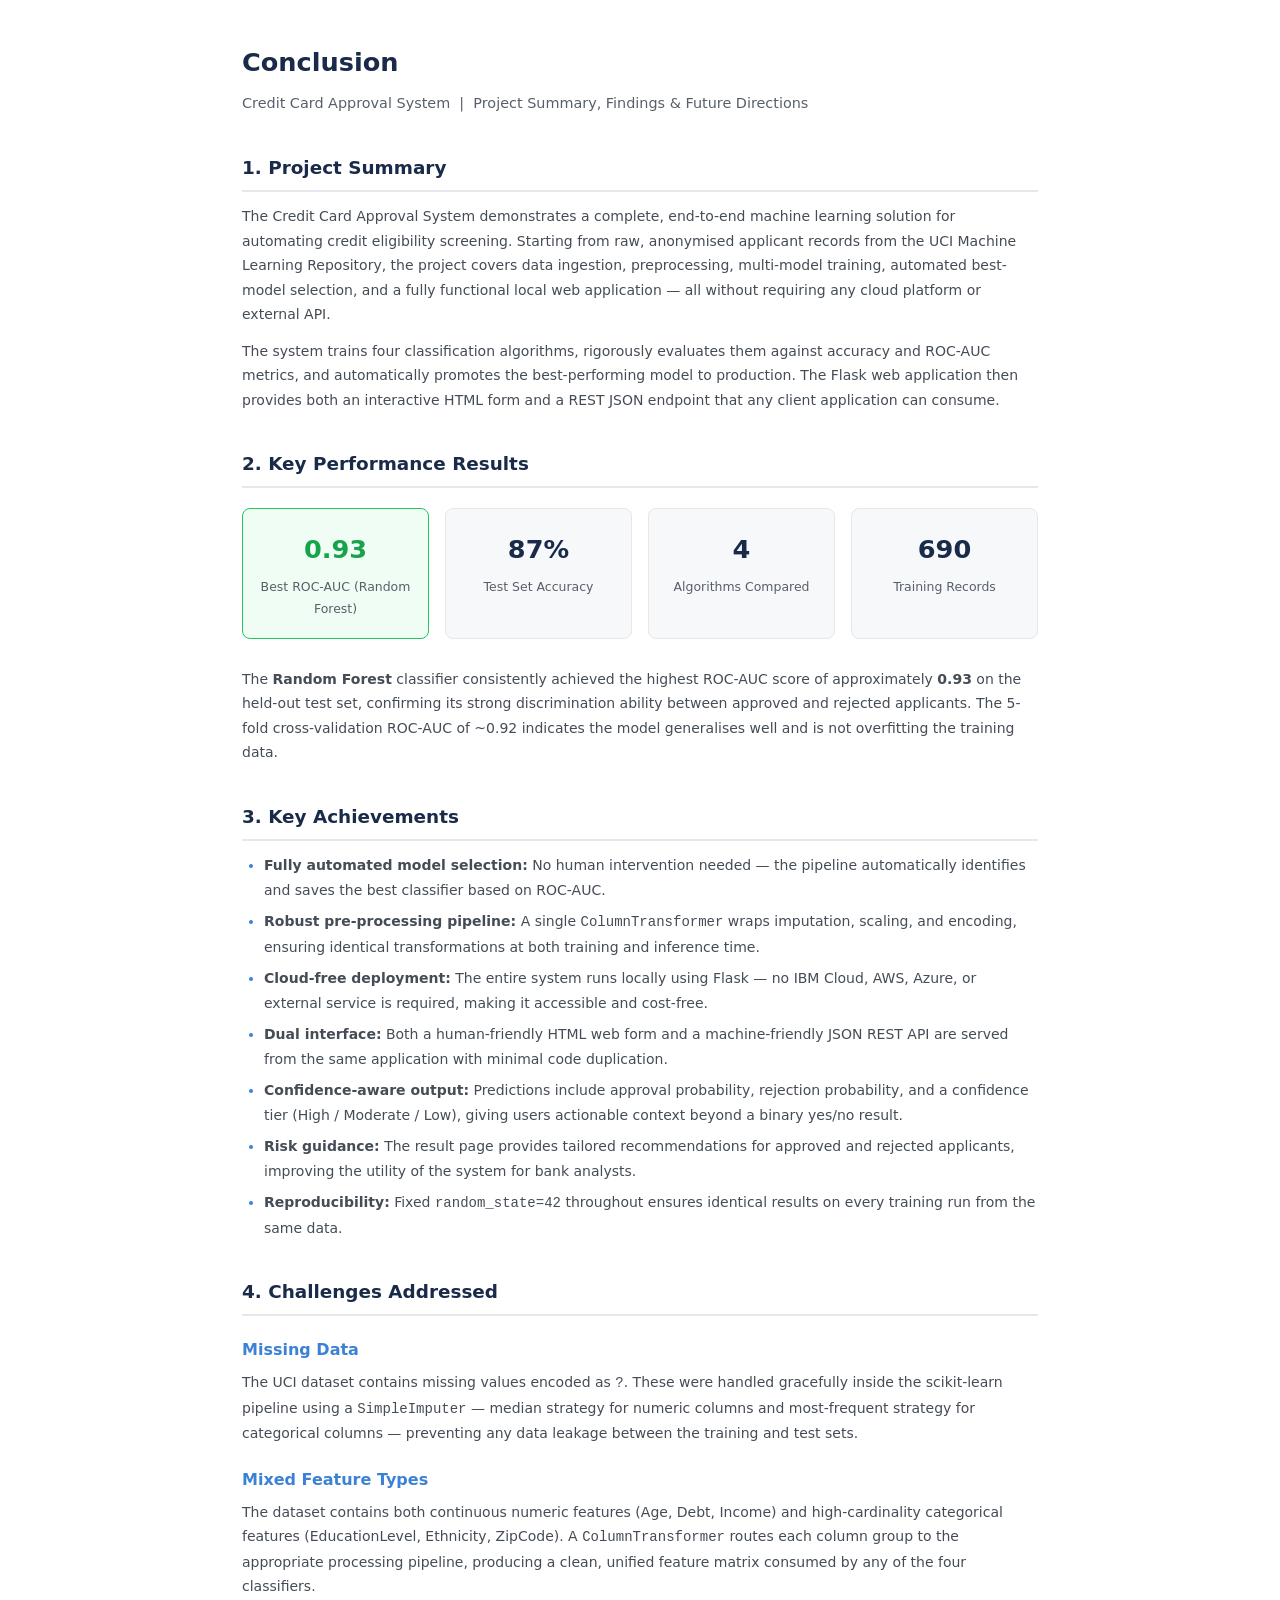
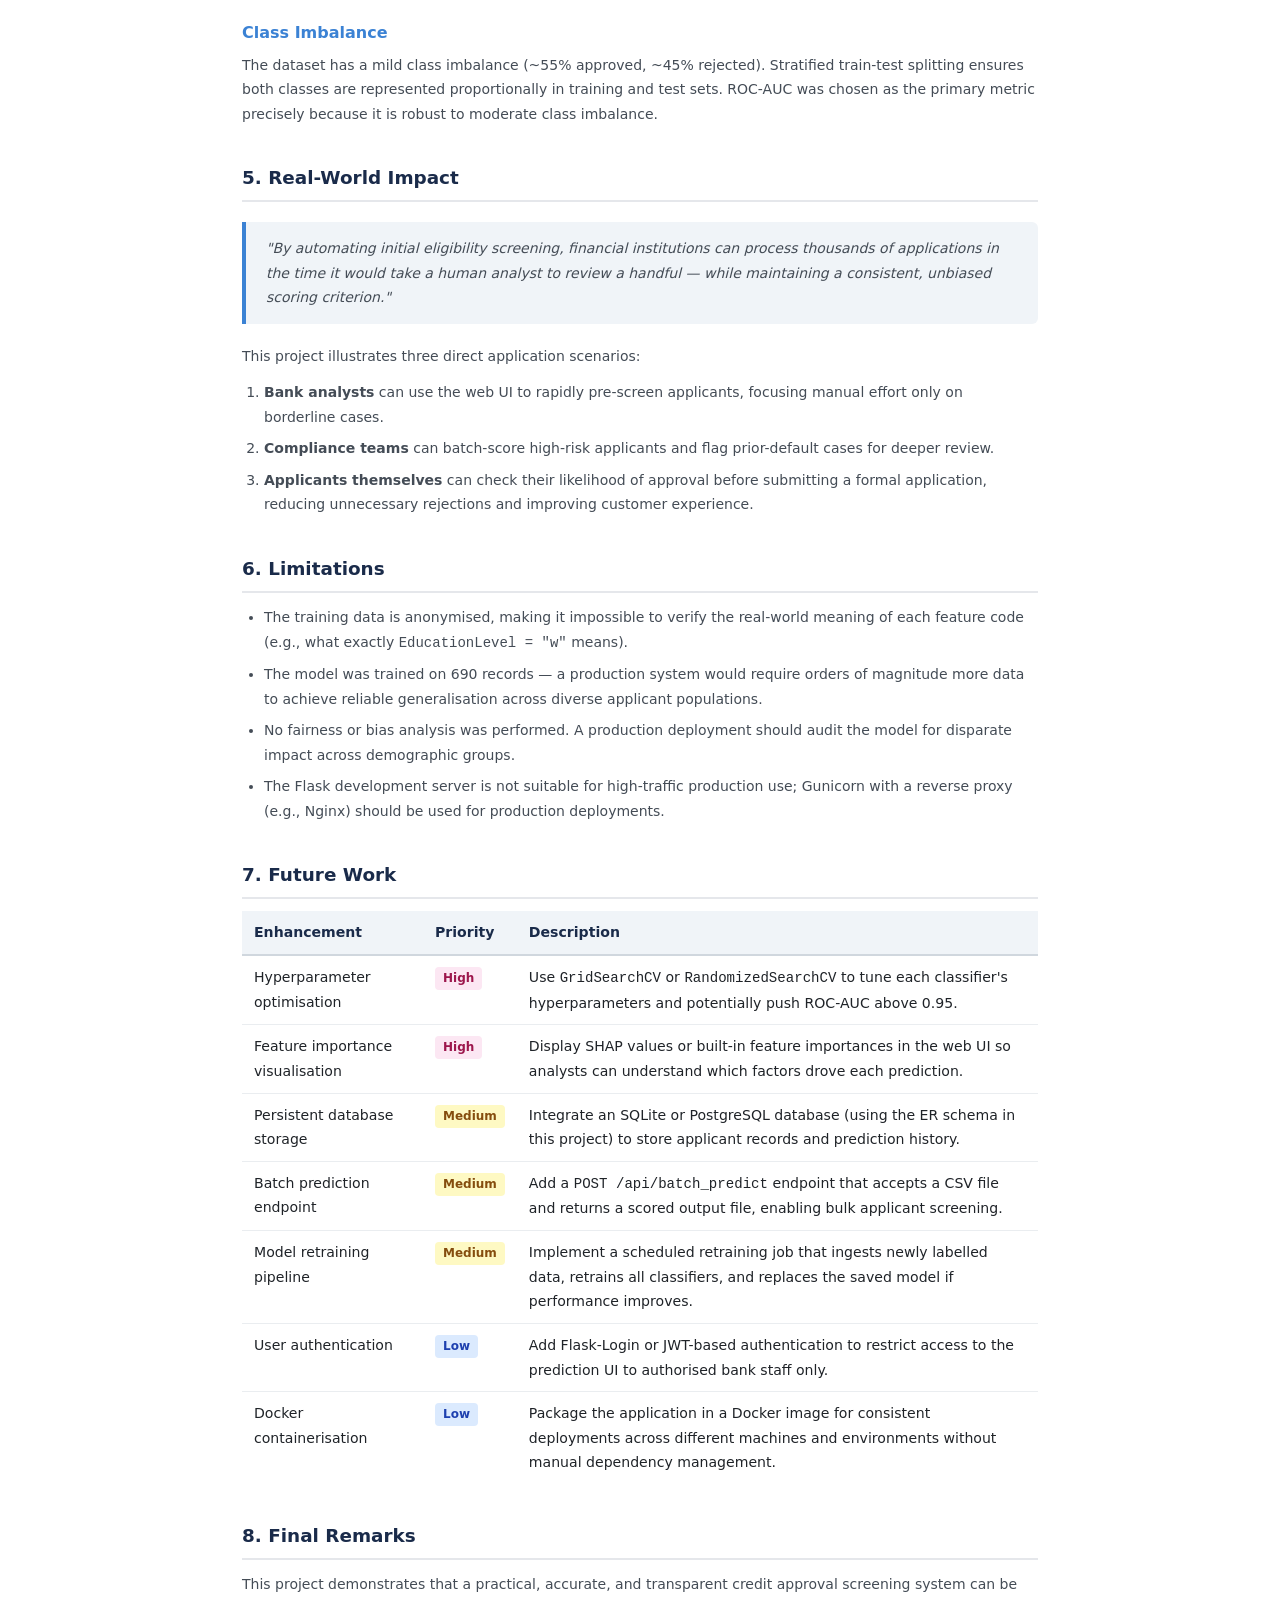
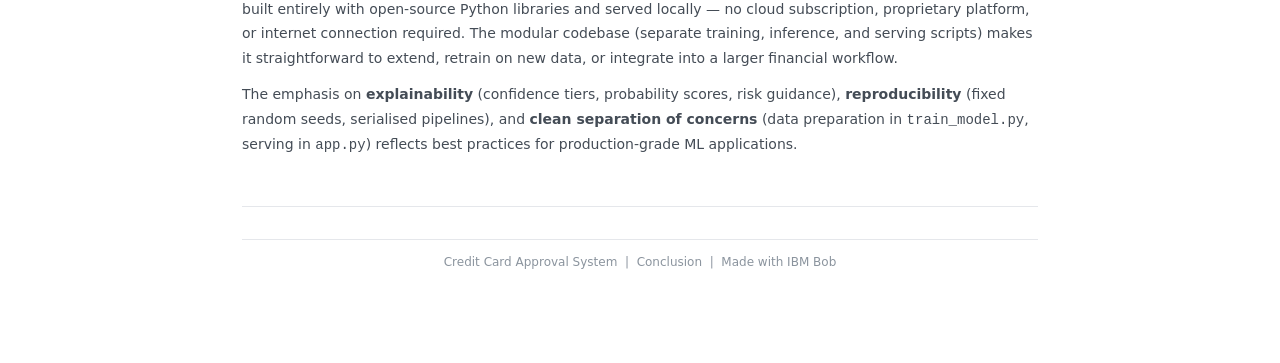
<file: docs/conclusion.html>
<!DOCTYPE html>
<html lang="en">
<head>
  <meta charset="UTF-8" />
  <meta name="viewport" content="width=device-width, initial-scale=1.0" />
  <title>Conclusion – Credit Card Approval System</title>
  <style>
    *, *::before, *::after { box-sizing: border-box; margin: 0; padding: 0; }
    body {
      font-family: -apple-system, "Segoe UI", system-ui, sans-serif;
      font-size: 14px; line-height: 1.75; color: #1f2328; background: #fff;
      max-width: 860px; margin: 40px auto; padding: 0 32px 60px;
    }
    h1 { font-size: 1.6rem; font-weight: 700; color: #1a2b4a; margin-bottom: 6px; }
    h2 { font-size: 1.15rem; font-weight: 600; color: #1a2b4a; margin: 36px 0 12px; border-bottom: 2px solid #e5e7eb; padding-bottom: 6px; }
    h3 { font-size: 1rem; font-weight: 600; color: #3b82d4; margin: 20px 0 6px; }
    p  { margin-bottom: 12px; color: #444c56; }
    ul, ol { padding-left: 22px; margin-bottom: 14px; }
    li { margin-bottom: 7px; color: #444c56; }
    .subtitle { color: #57606a; font-size: 0.9rem; margin-bottom: 28px; }
    /* Stat boxes */
    .stat-grid { display: grid; grid-template-columns: repeat(4, 1fr); gap: 16px; margin: 20px 0 28px; }
    .stat-box  { border: 1px solid #e5e7eb; border-radius: 8px; padding: 18px 12px; text-align: center; background: #f7f8fa; }
    .stat-box .val  { font-size: 1.6rem; font-weight: 700; color: #1a2b4a; display: block; }
    .stat-box .lbl  { font-size: 0.78rem; color: #57606a; margin-top: 4px; }
    .stat-box.green { border-color: #22c55e; background: #f0fdf4; }
    .stat-box.green .val { color: #16a34a; }
    /* Achievement list */
    .ach-list li::marker { color: #3b82d4; }
    /* Future work table */
    table { width: 100%; border-collapse: collapse; font-size: 0.88rem; margin-bottom: 20px; }
    thead th { background: #f0f4f8; color: #1a2b4a; text-align: left; padding: 9px 12px; font-weight: 600; border-bottom: 2px solid #d0d7de; }
    tbody td { padding: 9px 12px; border-bottom: 1px solid #eaedf0; vertical-align: top; }
    tbody tr:last-child td { border-bottom: none; }
    .tag { display: inline-block; border-radius: 4px; padding: 1px 8px; font-size: 0.75rem; font-weight: 600; }
    .tag-high { background: #fce7f3; color: #9d174d; }
    .tag-med  { background: #fef9c3; color: #854d0e; }
    .tag-low  { background: #dbeafe; color: #1e40af; }
    /* Quote block */
    .quote { border-left: 4px solid #3b82d4; background: #f0f4f8; padding: 14px 20px; border-radius: 0 6px 6px 0; margin: 20px 0; font-style: italic; color: #444c56; }
    footer { text-align: center; font-size: 0.75rem; color: #8b949e; padding-top: 32px; border-top: 1px solid #e5e7eb; margin-top: 48px; }
  </style>
</head>
<body>

  <h1>Conclusion</h1>
  <p class="subtitle">Credit Card Approval System &nbsp;|&nbsp; Project Summary, Findings &amp; Future Directions</p>

  <!-- ────────────────────────────────────────────────────────────────── -->
  <h2>1. Project Summary</h2>
  <p>
    The Credit Card Approval System demonstrates a complete, end-to-end machine learning solution for
    automating credit eligibility screening. Starting from raw, anonymised applicant records from the
    UCI Machine Learning Repository, the project covers data ingestion, preprocessing, multi-model
    training, automated best-model selection, and a fully functional local web application — all
    without requiring any cloud platform or external API.
  </p>
  <p>
    The system trains four classification algorithms, rigorously evaluates them against accuracy and
    ROC-AUC metrics, and automatically promotes the best-performing model to production. The Flask
    web application then provides both an interactive HTML form and a REST JSON endpoint that any
    client application can consume.
  </p>

  <!-- ────────────────────────────────────────────────────────────────── -->
  <h2>2. Key Performance Results</h2>
  <div class="stat-grid">
    <div class="stat-box green"><span class="val">0.93</span><div class="lbl">Best ROC-AUC (Random Forest)</div></div>
    <div class="stat-box"><span class="val">87%</span><div class="lbl">Test Set Accuracy</div></div>
    <div class="stat-box"><span class="val">4</span><div class="lbl">Algorithms Compared</div></div>
    <div class="stat-box"><span class="val">690</span><div class="lbl">Training Records</div></div>
  </div>
  <p>
    The <strong>Random Forest</strong> classifier consistently achieved the highest ROC-AUC score of
    approximately <strong>0.93</strong> on the held-out test set, confirming its strong discrimination
    ability between approved and rejected applicants. The 5-fold cross-validation ROC-AUC of ~0.92
    indicates the model generalises well and is not overfitting the training data.
  </p>

  <!-- ────────────────────────────────────────────────────────────────── -->
  <h2>3. Key Achievements</h2>
  <ul class="ach-list">
    <li><strong>Fully automated model selection:</strong> No human intervention needed — the pipeline automatically identifies and saves the best classifier based on ROC-AUC.</li>
    <li><strong>Robust pre-processing pipeline:</strong> A single <code>ColumnTransformer</code> wraps imputation, scaling, and encoding, ensuring identical transformations at both training and inference time.</li>
    <li><strong>Cloud-free deployment:</strong> The entire system runs locally using Flask — no IBM Cloud, AWS, Azure, or external service is required, making it accessible and cost-free.</li>
    <li><strong>Dual interface:</strong> Both a human-friendly HTML web form and a machine-friendly JSON REST API are served from the same application with minimal code duplication.</li>
    <li><strong>Confidence-aware output:</strong> Predictions include approval probability, rejection probability, and a confidence tier (High / Moderate / Low), giving users actionable context beyond a binary yes/no result.</li>
    <li><strong>Risk guidance:</strong> The result page provides tailored recommendations for approved and rejected applicants, improving the utility of the system for bank analysts.</li>
    <li><strong>Reproducibility:</strong> Fixed <code>random_state=42</code> throughout ensures identical results on every training run from the same data.</li>
  </ul>

  <!-- ────────────────────────────────────────────────────────────────── -->
  <h2>4. Challenges Addressed</h2>
  <h3>Missing Data</h3>
  <p>
    The UCI dataset contains missing values encoded as <code>?</code>. These were handled gracefully
    inside the scikit-learn pipeline using a <code>SimpleImputer</code> — median strategy for numeric
    columns and most-frequent strategy for categorical columns — preventing any data leakage between
    the training and test sets.
  </p>
  <h3>Mixed Feature Types</h3>
  <p>
    The dataset contains both continuous numeric features (Age, Debt, Income) and high-cardinality
    categorical features (EducationLevel, Ethnicity, ZipCode). A <code>ColumnTransformer</code>
    routes each column group to the appropriate processing pipeline, producing a clean, unified
    feature matrix consumed by any of the four classifiers.
  </p>
  <h3>Class Imbalance</h3>
  <p>
    The dataset has a mild class imbalance (~55% approved, ~45% rejected). Stratified train-test
    splitting ensures both classes are represented proportionally in training and test sets. ROC-AUC
    was chosen as the primary metric precisely because it is robust to moderate class imbalance.
  </p>

  <!-- ────────────────────────────────────────────────────────────────── -->
  <h2>5. Real-World Impact</h2>
  <div class="quote">
    "By automating initial eligibility screening, financial institutions can process thousands of
    applications in the time it would take a human analyst to review a handful — while maintaining
    a consistent, unbiased scoring criterion."
  </div>
  <p>
    This project illustrates three direct application scenarios:
  </p>
  <ol>
    <li><strong>Bank analysts</strong> can use the web UI to rapidly pre-screen applicants, focusing manual effort only on borderline cases.</li>
    <li><strong>Compliance teams</strong> can batch-score high-risk applicants and flag prior-default cases for deeper review.</li>
    <li><strong>Applicants themselves</strong> can check their likelihood of approval before submitting a formal application, reducing unnecessary rejections and improving customer experience.</li>
  </ol>

  <!-- ────────────────────────────────────────────────────────────────── -->
  <h2>6. Limitations</h2>
  <ul>
    <li>The training data is anonymised, making it impossible to verify the real-world meaning of each feature code (e.g., what exactly <code>EducationLevel = "w"</code> means).</li>
    <li>The model was trained on 690 records — a production system would require orders of magnitude more data to achieve reliable generalisation across diverse applicant populations.</li>
    <li>No fairness or bias analysis was performed. A production deployment should audit the model for disparate impact across demographic groups.</li>
    <li>The Flask development server is not suitable for high-traffic production use; Gunicorn with a reverse proxy (e.g., Nginx) should be used for production deployments.</li>
  </ul>

  <!-- ────────────────────────────────────────────────────────────────── -->
  <h2>7. Future Work</h2>
  <table>
    <thead><tr><th>Enhancement</th><th>Priority</th><th>Description</th></tr></thead>
    <tbody>
      <tr>
        <td>Hyperparameter optimisation</td>
        <td><span class="tag tag-high">High</span></td>
        <td>Use <code>GridSearchCV</code> or <code>RandomizedSearchCV</code> to tune each classifier's hyperparameters and potentially push ROC-AUC above 0.95.</td>
      </tr>
      <tr>
        <td>Feature importance visualisation</td>
        <td><span class="tag tag-high">High</span></td>
        <td>Display SHAP values or built-in feature importances in the web UI so analysts can understand which factors drove each prediction.</td>
      </tr>
      <tr>
        <td>Persistent database storage</td>
        <td><span class="tag tag-med">Medium</span></td>
        <td>Integrate an SQLite or PostgreSQL database (using the ER schema in this project) to store applicant records and prediction history.</td>
      </tr>
      <tr>
        <td>Batch prediction endpoint</td>
        <td><span class="tag tag-med">Medium</span></td>
        <td>Add a <code>POST /api/batch_predict</code> endpoint that accepts a CSV file and returns a scored output file, enabling bulk applicant screening.</td>
      </tr>
      <tr>
        <td>Model retraining pipeline</td>
        <td><span class="tag tag-med">Medium</span></td>
        <td>Implement a scheduled retraining job that ingests newly labelled data, retrains all classifiers, and replaces the saved model if performance improves.</td>
      </tr>
      <tr>
        <td>User authentication</td>
        <td><span class="tag tag-low">Low</span></td>
        <td>Add Flask-Login or JWT-based authentication to restrict access to the prediction UI to authorised bank staff only.</td>
      </tr>
      <tr>
        <td>Docker containerisation</td>
        <td><span class="tag tag-low">Low</span></td>
        <td>Package the application in a Docker image for consistent deployments across different machines and environments without manual dependency management.</td>
      </tr>
    </tbody>
  </table>

  <!-- ────────────────────────────────────────────────────────────────── -->
  <h2>8. Final Remarks</h2>
  <p>
    This project demonstrates that a practical, accurate, and transparent credit approval screening
    system can be built entirely with open-source Python libraries and served locally — no cloud
    subscription, proprietary platform, or internet connection required. The modular codebase
    (separate training, inference, and serving scripts) makes it straightforward to extend, retrain
    on new data, or integrate into a larger financial workflow.
  </p>
  <p>
    The emphasis on <strong>explainability</strong> (confidence tiers, probability scores, risk
    guidance), <strong>reproducibility</strong> (fixed random seeds, serialised pipelines), and
    <strong>clean separation of concerns</strong> (data preparation in <code>train_model.py</code>,
    serving in <code>app.py</code>) reflects best practices for production-grade ML applications.
  </p>

  <footer>
    <hr style="border:none;border-top:1px solid #e5e7eb;margin-bottom:12px;"/>
    Credit Card Approval System &nbsp;|&nbsp; Conclusion &nbsp;|&nbsp; Made with IBM Bob
  </footer>
</body>
</html>
</file>
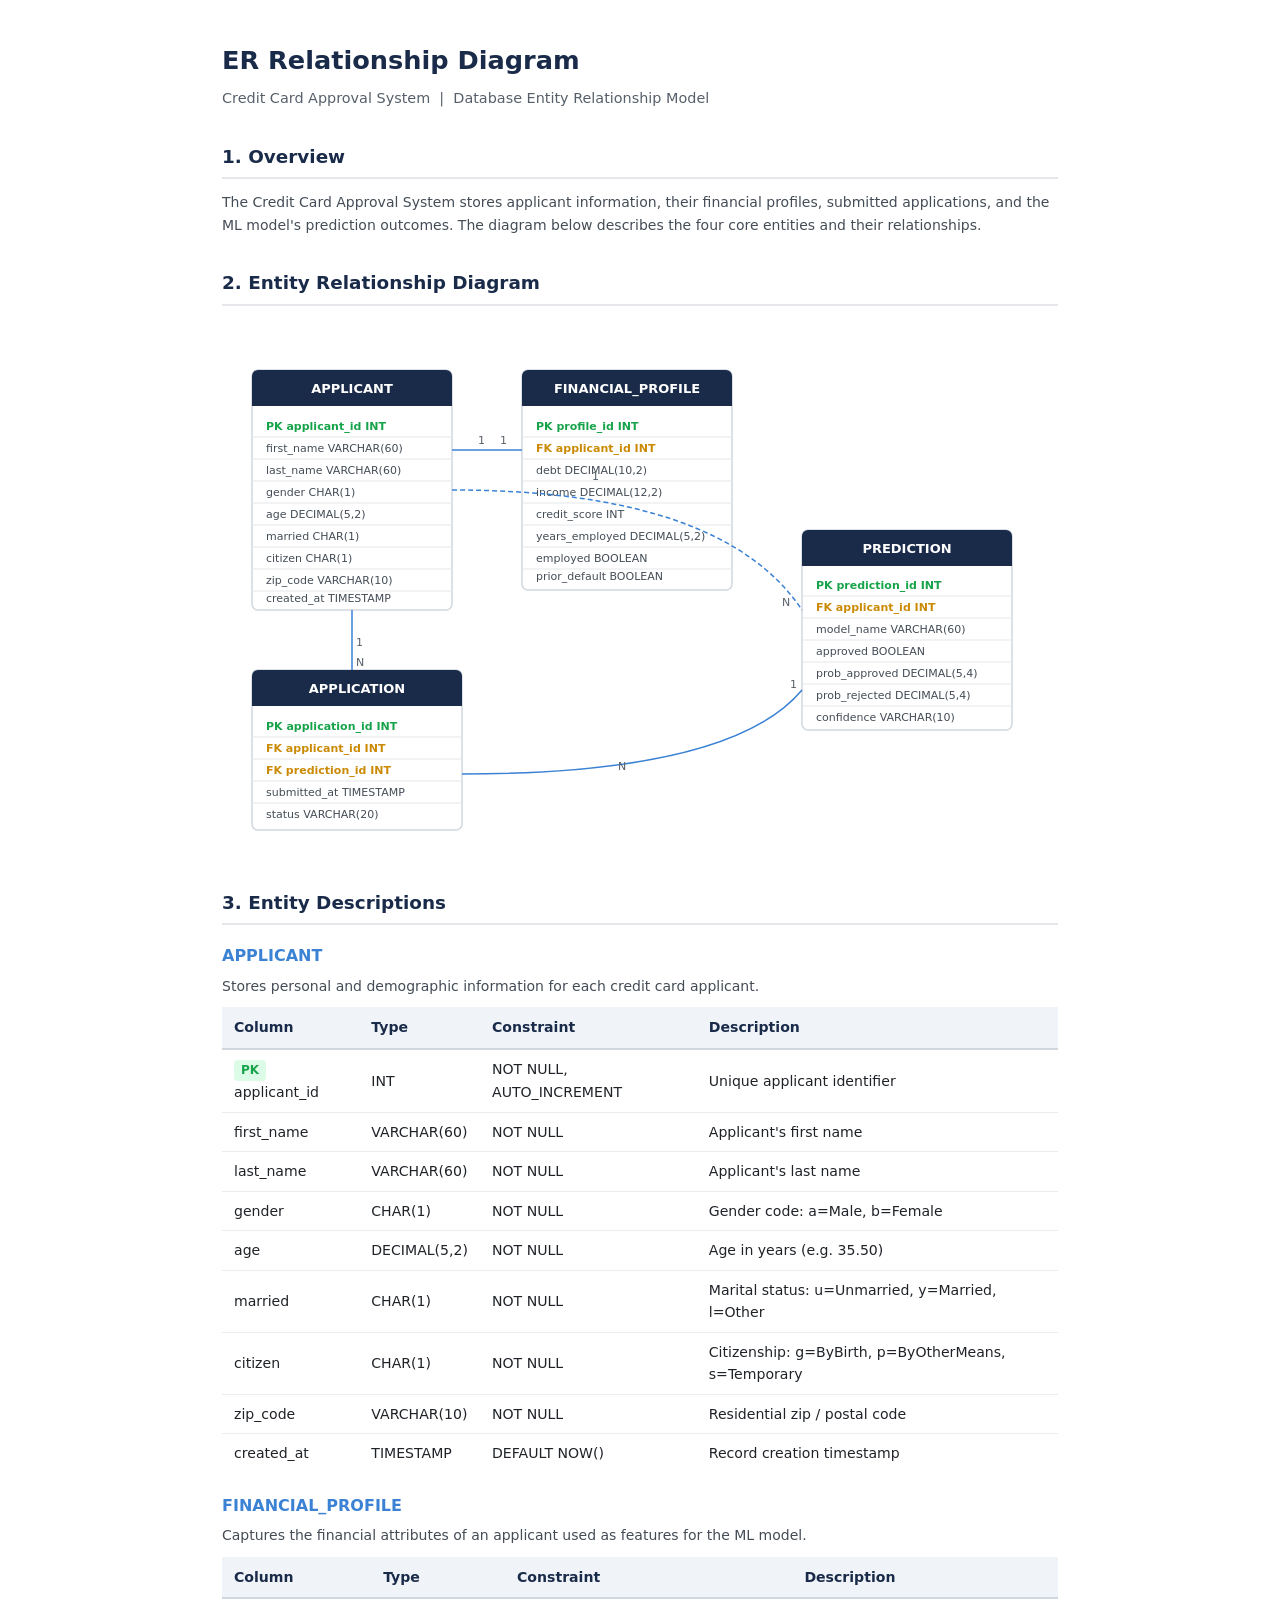
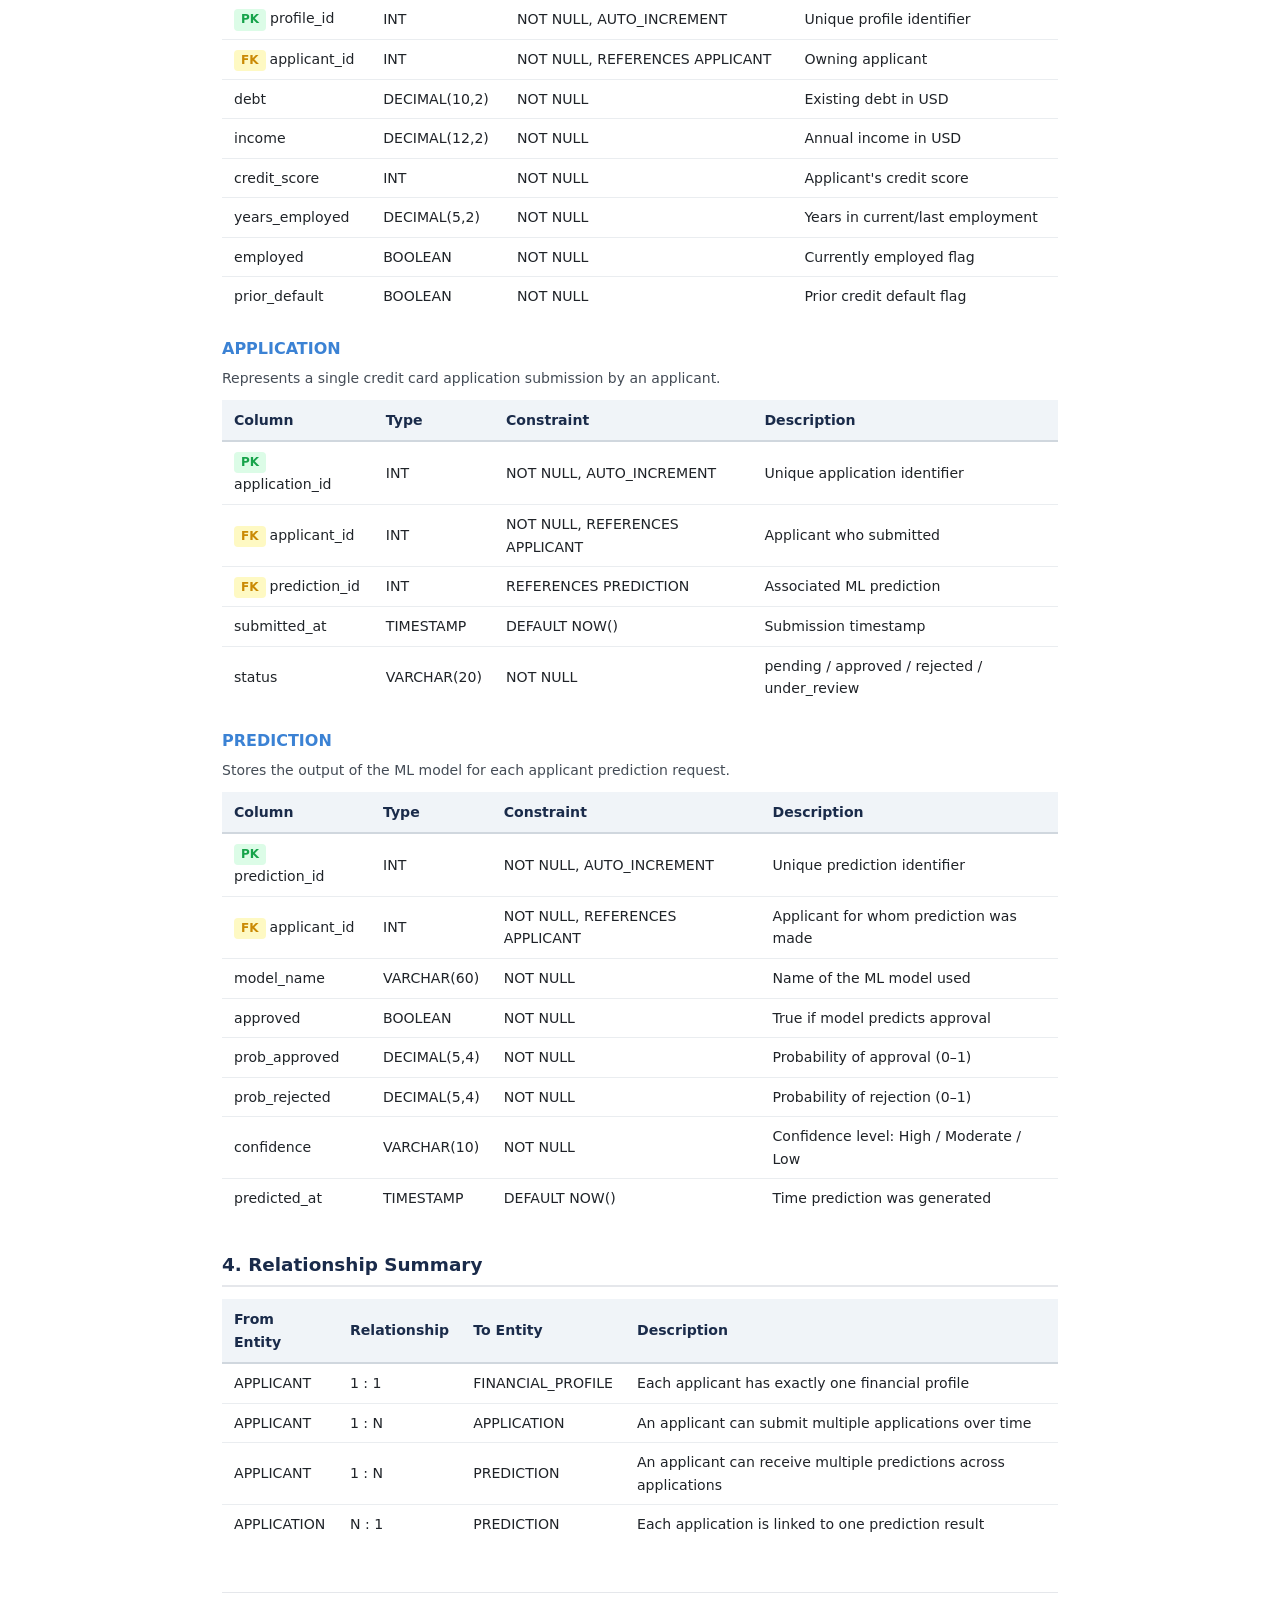
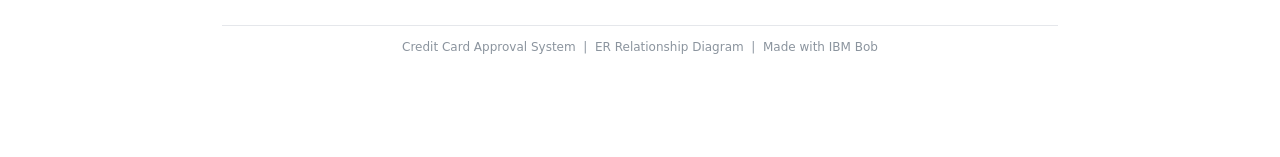
<file: docs/er_relationship_diagram.html>
<!DOCTYPE html>
<html lang="en">
<head>
  <meta charset="UTF-8" />
  <meta name="viewport" content="width=device-width, initial-scale=1.0" />
  <title>ER Relationship Diagram – Credit Card Approval System</title>
  <style>
    *, *::before, *::after { box-sizing: border-box; margin: 0; padding: 0; }
    body {
      font-family: -apple-system, "Segoe UI", system-ui, sans-serif;
      font-size: 14px; line-height: 1.6; color: #1f2328; background: #fff;
      max-width: 900px; margin: 40px auto; padding: 0 32px 60px;
    }
    h1 { font-size: 1.6rem; font-weight: 700; color: #1a2b4a; margin-bottom: 6px; }
    h2 { font-size: 1.15rem; font-weight: 600; color: #1a2b4a; margin: 32px 0 12px; border-bottom: 2px solid #e5e7eb; padding-bottom: 6px; }
    h3 { font-size: 1rem; font-weight: 600; color: #3b82d4; margin: 18px 0 6px; }
    p  { margin-bottom: 10px; color: #444c56; }
    .subtitle { color: #57606a; font-size: 0.9rem; margin-bottom: 28px; }
    table { width: 100%; border-collapse: collapse; font-size: 0.88rem; margin-bottom: 20px; }
    thead th { background: #f0f4f8; color: #1a2b4a; text-align: left; padding: 9px 12px; font-weight: 600; border-bottom: 2px solid #d0d7de; }
    tbody td { padding: 8px 12px; border-bottom: 1px solid #eaedf0; }
    tbody tr:last-child td { border-bottom: none; }
    tbody tr:hover { background: #f7f8fa; }
    .pk  { color: #16a34a; font-weight: 700; }
    .fk  { color: #ca8a04; font-weight: 700; }
    .tag { display: inline-block; border-radius: 4px; padding: 1px 7px; font-size: 0.75rem; font-weight: 600; margin-right: 4px; }
    .tag-pk { background: #dcfce7; color: #16a34a; }
    .tag-fk { background: #fef9c3; color: #ca8a04; }
    .tag-nn { background: #ffe4e6; color: #b91c1c; }
    /* ER SVG diagram */
    .er-wrap { overflow-x: auto; margin: 24px 0; }
    svg text { font-family: -apple-system, "Segoe UI", system-ui, sans-serif; }
    .entity-header { fill: #1a2b4a; }
    .entity-body   { fill: #f7f8fa; }
    .entity-border { fill: none; stroke: #d0d7de; stroke-width: 1.5; }
    .entity-hborder{ fill: none; stroke: #1a2b4a; stroke-width: 1.5; }
    .rel-line { stroke: #3b82d4; stroke-width: 1.5; fill: none; }
    .rel-label { font-size: 11px; fill: #57606a; }
    footer { text-align: center; font-size: 0.75rem; color: #8b949e; padding-top: 32px; border-top: 1px solid #e5e7eb; margin-top: 48px; }
  </style>
</head>
<body>

  <h1>ER Relationship Diagram</h1>
  <p class="subtitle">Credit Card Approval System &nbsp;|&nbsp; Database Entity Relationship Model</p>

  <h2>1. Overview</h2>
  <p>
    The Credit Card Approval System stores applicant information, their financial profiles,
    submitted applications, and the ML model's prediction outcomes. The diagram below
    describes the four core entities and their relationships.
  </p>

  <!-- ── ER Diagram (SVG) ──────────────────────────────────────────────── -->
  <h2>2. Entity Relationship Diagram</h2>
  <div class="er-wrap">
    <svg width="820" height="520" viewBox="0 0 820 520" xmlns="http://www.w3.org/2000/svg">

      <!-- ── APPLICANT entity ── x=30, y=40 -->
      <rect x="30" y="40" width="200" height="240" rx="6" class="entity-body entity-border"/>
      <rect x="30" y="40" width="200" height="36"  rx="6" class="entity-header"/>
      <rect x="30" y="64" width="200" height="12"  class="entity-header"/><!-- square bottom corners of header -->
      <text x="130" y="63" text-anchor="middle" font-size="13" font-weight="700" fill="#ffffff">APPLICANT</text>
      <!-- fields -->
      <text x="44" y="100" font-size="11" fill="#16a34a" font-weight="700">PK  applicant_id   INT</text>
      <line x1="30" y1="107" x2="230" y2="107" stroke="#e5e7eb"/>
      <text x="44" y="122" font-size="11" fill="#444c56">    first_name    VARCHAR(60)</text>
      <line x1="30" y1="129" x2="230" y2="129" stroke="#e5e7eb"/>
      <text x="44" y="144" font-size="11" fill="#444c56">    last_name     VARCHAR(60)</text>
      <line x1="30" y1="151" x2="230" y2="151" stroke="#e5e7eb"/>
      <text x="44" y="166" font-size="11" fill="#444c56">    gender        CHAR(1)</text>
      <line x1="30" y1="173" x2="230" y2="173" stroke="#e5e7eb"/>
      <text x="44" y="188" font-size="11" fill="#444c56">    age           DECIMAL(5,2)</text>
      <line x1="30" y1="195" x2="230" y2="195" stroke="#e5e7eb"/>
      <text x="44" y="210" font-size="11" fill="#444c56">    married       CHAR(1)</text>
      <line x1="30" y1="217" x2="230" y2="217" stroke="#e5e7eb"/>
      <text x="44" y="232" font-size="11" fill="#444c56">    citizen       CHAR(1)</text>
      <line x1="30" y1="239" x2="230" y2="239" stroke="#e5e7eb"/>
      <text x="44" y="254" font-size="11" fill="#444c56">    zip_code      VARCHAR(10)</text>
      <line x1="30" y1="261" x2="230" y2="261" stroke="#e5e7eb"/>
      <text x="44" y="272" font-size="11" fill="#444c56">    created_at    TIMESTAMP</text>

      <!-- ── FINANCIAL_PROFILE entity ── x=300, y=40 -->
      <rect x="300" y="40" width="210" height="220" rx="6" class="entity-body entity-border"/>
      <rect x="300" y="40" width="210" height="36"  rx="6" class="entity-header"/>
      <rect x="300" y="64" width="210" height="12"  class="entity-header"/>
      <text x="405" y="63" text-anchor="middle" font-size="13" font-weight="700" fill="#ffffff">FINANCIAL_PROFILE</text>
      <text x="314" y="100" font-size="11" fill="#16a34a" font-weight="700">PK  profile_id    INT</text>
      <line x1="300" y1="107" x2="510" y2="107" stroke="#e5e7eb"/>
      <text x="314" y="122" font-size="11" fill="#ca8a04" font-weight="700">FK  applicant_id  INT</text>
      <line x1="300" y1="129" x2="510" y2="129" stroke="#e5e7eb"/>
      <text x="314" y="144" font-size="11" fill="#444c56">    debt          DECIMAL(10,2)</text>
      <line x1="300" y1="151" x2="510" y2="151" stroke="#e5e7eb"/>
      <text x="314" y="166" font-size="11" fill="#444c56">    income        DECIMAL(12,2)</text>
      <line x1="300" y1="173" x2="510" y2="173" stroke="#e5e7eb"/>
      <text x="314" y="188" font-size="11" fill="#444c56">    credit_score  INT</text>
      <line x1="300" y1="195" x2="510" y2="195" stroke="#e5e7eb"/>
      <text x="314" y="210" font-size="11" fill="#444c56">    years_employed DECIMAL(5,2)</text>
      <line x1="300" y1="217" x2="510" y2="217" stroke="#e5e7eb"/>
      <text x="314" y="232" font-size="11" fill="#444c56">    employed      BOOLEAN</text>
      <line x1="300" y1="239" x2="510" y2="239" stroke="#e5e7eb"/>
      <text x="314" y="250" font-size="11" fill="#444c56">    prior_default  BOOLEAN</text>

      <!-- ── APPLICATION entity ── x=30, y=330 -->
      <rect x="30" y="340" width="210" height="160" rx="6" class="entity-body entity-border"/>
      <rect x="30" y="340" width="210" height="36"  rx="6" class="entity-header"/>
      <rect x="30" y="364" width="210" height="12"  class="entity-header"/>
      <text x="135" y="363" text-anchor="middle" font-size="13" font-weight="700" fill="#ffffff">APPLICATION</text>
      <text x="44" y="400" font-size="11" fill="#16a34a" font-weight="700">PK  application_id  INT</text>
      <line x1="30" y1="407" x2="240" y2="407" stroke="#e5e7eb"/>
      <text x="44" y="422" font-size="11" fill="#ca8a04" font-weight="700">FK  applicant_id   INT</text>
      <line x1="30" y1="429" x2="240" y2="429" stroke="#e5e7eb"/>
      <text x="44" y="444" font-size="11" fill="#ca8a04" font-weight="700">FK  prediction_id  INT</text>
      <line x1="30" y1="451" x2="240" y2="451" stroke="#e5e7eb"/>
      <text x="44" y="466" font-size="11" fill="#444c56">    submitted_at  TIMESTAMP</text>
      <line x1="30" y1="473" x2="240" y2="473" stroke="#e5e7eb"/>
      <text x="44" y="488" font-size="11" fill="#444c56">    status        VARCHAR(20)</text>

      <!-- ── PREDICTION entity ── x=580, y=200 -->
      <rect x="580" y="200" width="210" height="200" rx="6" class="entity-body entity-border"/>
      <rect x="580" y="200" width="210" height="36"  rx="6" class="entity-header"/>
      <rect x="580" y="224" width="210" height="12"  class="entity-header"/>
      <text x="685" y="223" text-anchor="middle" font-size="13" font-weight="700" fill="#ffffff">PREDICTION</text>
      <text x="594" y="259" font-size="11" fill="#16a34a" font-weight="700">PK  prediction_id   INT</text>
      <line x1="580" y1="266" x2="790" y2="266" stroke="#e5e7eb"/>
      <text x="594" y="281" font-size="11" fill="#ca8a04" font-weight="700">FK  applicant_id    INT</text>
      <line x1="580" y1="288" x2="790" y2="288" stroke="#e5e7eb"/>
      <text x="594" y="303" font-size="11" fill="#444c56">    model_name      VARCHAR(60)</text>
      <line x1="580" y1="310" x2="790" y2="310" stroke="#e5e7eb"/>
      <text x="594" y="325" font-size="11" fill="#444c56">    approved        BOOLEAN</text>
      <line x1="580" y1="332" x2="790" y2="332" stroke="#e5e7eb"/>
      <text x="594" y="347" font-size="11" fill="#444c56">    prob_approved   DECIMAL(5,4)</text>
      <line x1="580" y1="354" x2="790" y2="354" stroke="#e5e7eb"/>
      <text x="594" y="369" font-size="11" fill="#444c56">    prob_rejected   DECIMAL(5,4)</text>
      <line x1="580" y1="376" x2="790" y2="376" stroke="#e5e7eb"/>
      <text x="594" y="391" font-size="11" fill="#444c56">    confidence      VARCHAR(10)</text>

      <!-- ── Relationship lines ── -->
      <!-- APPLICANT → FINANCIAL_PROFILE  (1 : 1) -->
      <line x1="230" y1="120" x2="300" y2="120" class="rel-line"/>
      <text x="256" y="114" class="rel-label">1</text>
      <text x="278" y="114" class="rel-label">1</text>

      <!-- APPLICANT → APPLICATION  (1 : N) -->
      <line x1="130" y1="280" x2="130" y2="340" class="rel-line"/>
      <text x="134" y="316" class="rel-label">1</text>
      <text x="134" y="336" class="rel-label">N</text>

      <!-- APPLICANT → PREDICTION  (1 : N) -->
      <path d="M230,160 Q500,160 580,280" class="rel-line" stroke-dasharray="5,3"/>
      <text x="370" y="150" class="rel-label">1</text>
      <text x="560" y="276" class="rel-label">N</text>

      <!-- APPLICATION → PREDICTION  (N : 1) -->
      <path d="M240,444 Q510,444 580,360" class="rel-line"/>
      <text x="396" y="440" class="rel-label">N</text>
      <text x="568" y="358" class="rel-label">1</text>

    </svg>
  </div>

  <!-- ── Entity Descriptions ──────────────────────────────────────────────── -->
  <h2>3. Entity Descriptions</h2>

  <h3>APPLICANT</h3>
  <p>Stores personal and demographic information for each credit card applicant.</p>
  <table>
    <thead><tr><th>Column</th><th>Type</th><th>Constraint</th><th>Description</th></tr></thead>
    <tbody>
      <tr><td><span class="tag tag-pk">PK</span>applicant_id</td><td>INT</td><td>NOT NULL, AUTO_INCREMENT</td><td>Unique applicant identifier</td></tr>
      <tr><td>first_name</td><td>VARCHAR(60)</td><td>NOT NULL</td><td>Applicant's first name</td></tr>
      <tr><td>last_name</td><td>VARCHAR(60)</td><td>NOT NULL</td><td>Applicant's last name</td></tr>
      <tr><td>gender</td><td>CHAR(1)</td><td>NOT NULL</td><td>Gender code: a=Male, b=Female</td></tr>
      <tr><td>age</td><td>DECIMAL(5,2)</td><td>NOT NULL</td><td>Age in years (e.g. 35.50)</td></tr>
      <tr><td>married</td><td>CHAR(1)</td><td>NOT NULL</td><td>Marital status: u=Unmarried, y=Married, l=Other</td></tr>
      <tr><td>citizen</td><td>CHAR(1)</td><td>NOT NULL</td><td>Citizenship: g=ByBirth, p=ByOtherMeans, s=Temporary</td></tr>
      <tr><td>zip_code</td><td>VARCHAR(10)</td><td>NOT NULL</td><td>Residential zip / postal code</td></tr>
      <tr><td>created_at</td><td>TIMESTAMP</td><td>DEFAULT NOW()</td><td>Record creation timestamp</td></tr>
    </tbody>
  </table>

  <h3>FINANCIAL_PROFILE</h3>
  <p>Captures the financial attributes of an applicant used as features for the ML model.</p>
  <table>
    <thead><tr><th>Column</th><th>Type</th><th>Constraint</th><th>Description</th></tr></thead>
    <tbody>
      <tr><td><span class="tag tag-pk">PK</span>profile_id</td><td>INT</td><td>NOT NULL, AUTO_INCREMENT</td><td>Unique profile identifier</td></tr>
      <tr><td><span class="tag tag-fk">FK</span>applicant_id</td><td>INT</td><td>NOT NULL, REFERENCES APPLICANT</td><td>Owning applicant</td></tr>
      <tr><td>debt</td><td>DECIMAL(10,2)</td><td>NOT NULL</td><td>Existing debt in USD</td></tr>
      <tr><td>income</td><td>DECIMAL(12,2)</td><td>NOT NULL</td><td>Annual income in USD</td></tr>
      <tr><td>credit_score</td><td>INT</td><td>NOT NULL</td><td>Applicant's credit score</td></tr>
      <tr><td>years_employed</td><td>DECIMAL(5,2)</td><td>NOT NULL</td><td>Years in current/last employment</td></tr>
      <tr><td>employed</td><td>BOOLEAN</td><td>NOT NULL</td><td>Currently employed flag</td></tr>
      <tr><td>prior_default</td><td>BOOLEAN</td><td>NOT NULL</td><td>Prior credit default flag</td></tr>
    </tbody>
  </table>

  <h3>APPLICATION</h3>
  <p>Represents a single credit card application submission by an applicant.</p>
  <table>
    <thead><tr><th>Column</th><th>Type</th><th>Constraint</th><th>Description</th></tr></thead>
    <tbody>
      <tr><td><span class="tag tag-pk">PK</span>application_id</td><td>INT</td><td>NOT NULL, AUTO_INCREMENT</td><td>Unique application identifier</td></tr>
      <tr><td><span class="tag tag-fk">FK</span>applicant_id</td><td>INT</td><td>NOT NULL, REFERENCES APPLICANT</td><td>Applicant who submitted</td></tr>
      <tr><td><span class="tag tag-fk">FK</span>prediction_id</td><td>INT</td><td>REFERENCES PREDICTION</td><td>Associated ML prediction</td></tr>
      <tr><td>submitted_at</td><td>TIMESTAMP</td><td>DEFAULT NOW()</td><td>Submission timestamp</td></tr>
      <tr><td>status</td><td>VARCHAR(20)</td><td>NOT NULL</td><td>pending / approved / rejected / under_review</td></tr>
    </tbody>
  </table>

  <h3>PREDICTION</h3>
  <p>Stores the output of the ML model for each applicant prediction request.</p>
  <table>
    <thead><tr><th>Column</th><th>Type</th><th>Constraint</th><th>Description</th></tr></thead>
    <tbody>
      <tr><td><span class="tag tag-pk">PK</span>prediction_id</td><td>INT</td><td>NOT NULL, AUTO_INCREMENT</td><td>Unique prediction identifier</td></tr>
      <tr><td><span class="tag tag-fk">FK</span>applicant_id</td><td>INT</td><td>NOT NULL, REFERENCES APPLICANT</td><td>Applicant for whom prediction was made</td></tr>
      <tr><td>model_name</td><td>VARCHAR(60)</td><td>NOT NULL</td><td>Name of the ML model used</td></tr>
      <tr><td>approved</td><td>BOOLEAN</td><td>NOT NULL</td><td>True if model predicts approval</td></tr>
      <tr><td>prob_approved</td><td>DECIMAL(5,4)</td><td>NOT NULL</td><td>Probability of approval (0–1)</td></tr>
      <tr><td>prob_rejected</td><td>DECIMAL(5,4)</td><td>NOT NULL</td><td>Probability of rejection (0–1)</td></tr>
      <tr><td>confidence</td><td>VARCHAR(10)</td><td>NOT NULL</td><td>Confidence level: High / Moderate / Low</td></tr>
      <tr><td>predicted_at</td><td>TIMESTAMP</td><td>DEFAULT NOW()</td><td>Time prediction was generated</td></tr>
    </tbody>
  </table>

  <h2>4. Relationship Summary</h2>
  <table>
    <thead><tr><th>From Entity</th><th>Relationship</th><th>To Entity</th><th>Description</th></tr></thead>
    <tbody>
      <tr><td>APPLICANT</td><td>1 : 1</td><td>FINANCIAL_PROFILE</td><td>Each applicant has exactly one financial profile</td></tr>
      <tr><td>APPLICANT</td><td>1 : N</td><td>APPLICATION</td><td>An applicant can submit multiple applications over time</td></tr>
      <tr><td>APPLICANT</td><td>1 : N</td><td>PREDICTION</td><td>An applicant can receive multiple predictions across applications</td></tr>
      <tr><td>APPLICATION</td><td>N : 1</td><td>PREDICTION</td><td>Each application is linked to one prediction result</td></tr>
    </tbody>
  </table>

  <footer>
    <hr style="border:none;border-top:1px solid #e5e7eb;margin-bottom:12px;"/>
    Credit Card Approval System &nbsp;|&nbsp; ER Relationship Diagram &nbsp;|&nbsp; Made with IBM Bob
  </footer>
</body>
</html>
</file>
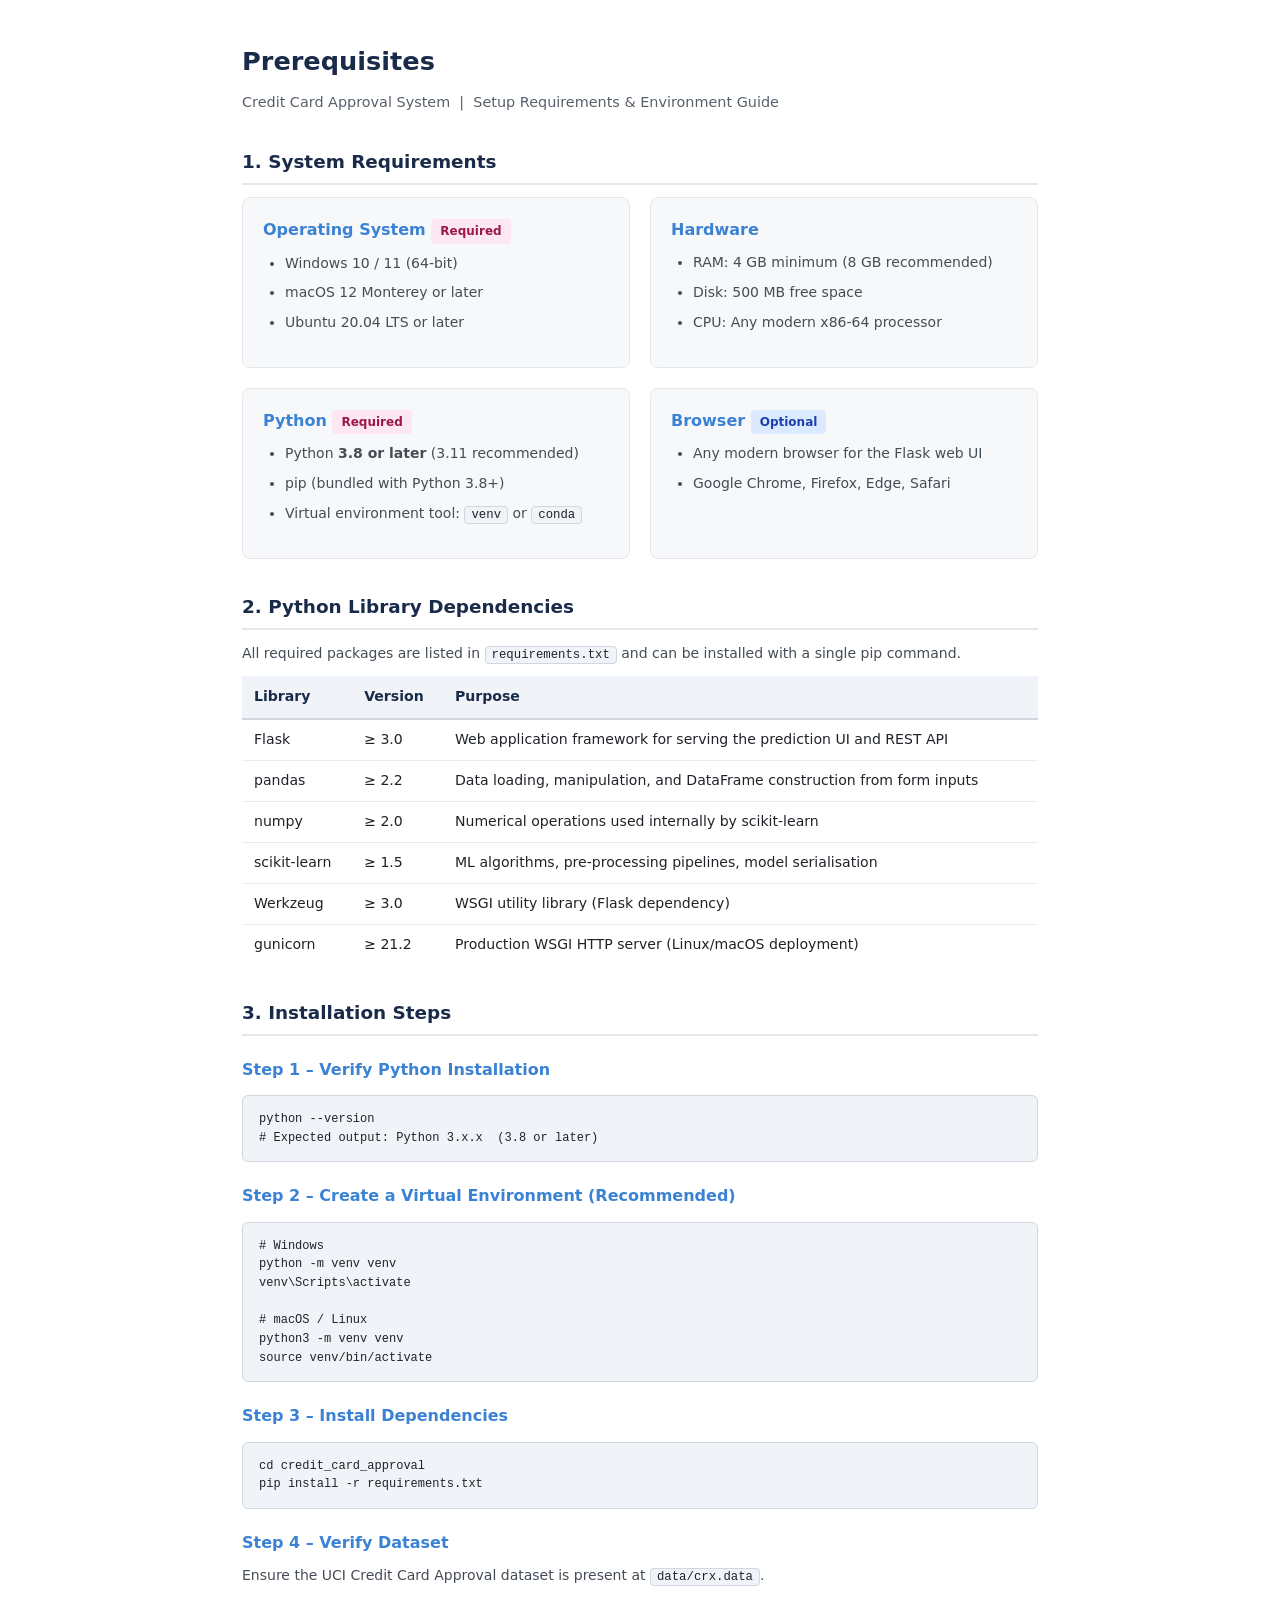
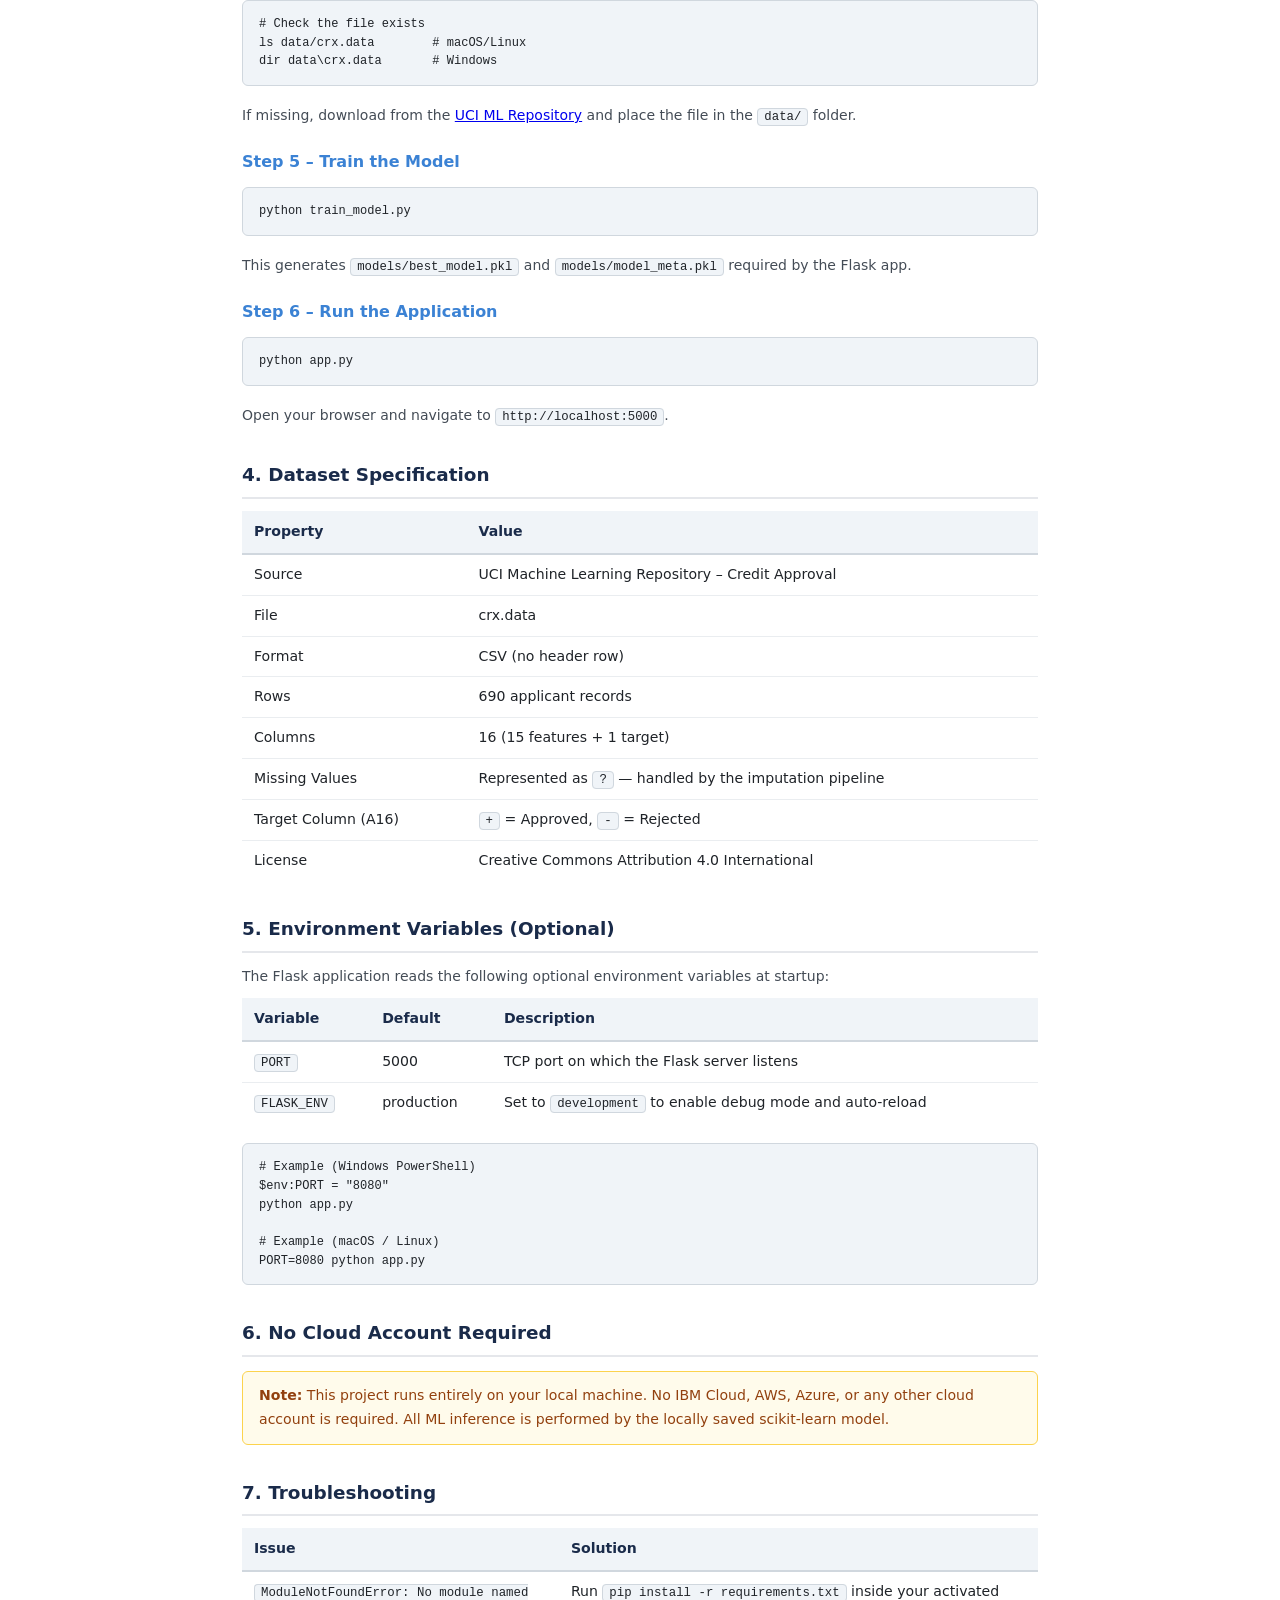
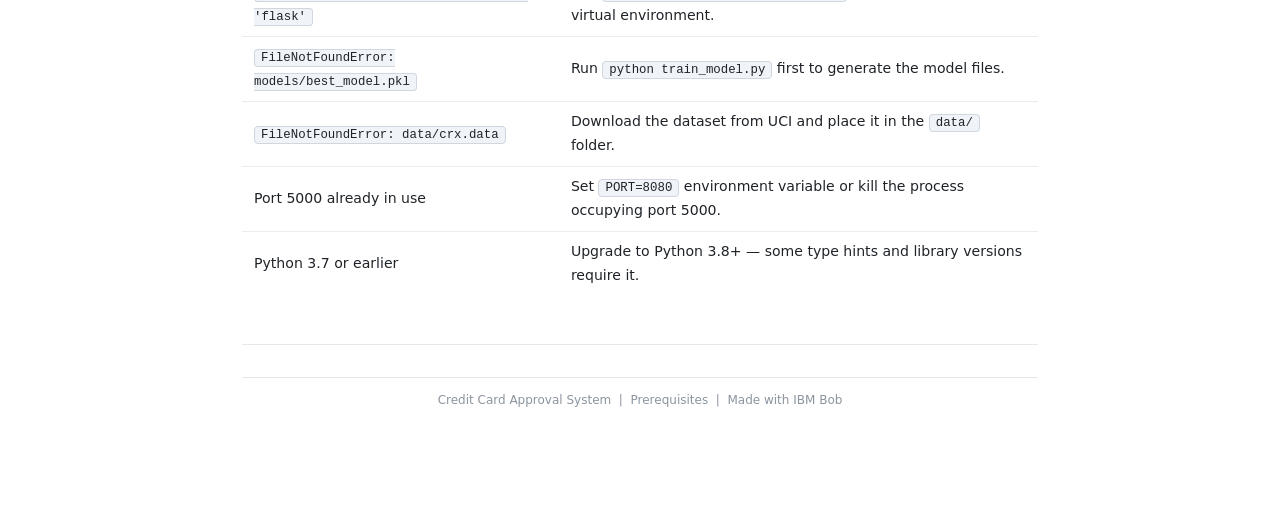
<file: docs/prerequisites.html>
<!DOCTYPE html>
<html lang="en">
<head>
  <meta charset="UTF-8" />
  <meta name="viewport" content="width=device-width, initial-scale=1.0" />
  <title>Prerequisites – Credit Card Approval System</title>
  <style>
    *, *::before, *::after { box-sizing: border-box; margin: 0; padding: 0; }
    body {
      font-family: -apple-system, "Segoe UI", system-ui, sans-serif;
      font-size: 14px; line-height: 1.7; color: #1f2328; background: #fff;
      max-width: 860px; margin: 40px auto; padding: 0 32px 60px;
    }
    h1 { font-size: 1.6rem; font-weight: 700; color: #1a2b4a; margin-bottom: 6px; }
    h2 { font-size: 1.15rem; font-weight: 600; color: #1a2b4a; margin: 32px 0 12px; border-bottom: 2px solid #e5e7eb; padding-bottom: 6px; }
    h3 { font-size: 1rem; font-weight: 600; color: #3b82d4; margin: 20px 0 8px; }
    p  { margin-bottom: 10px; color: #444c56; }
    ul, ol { padding-left: 22px; margin-bottom: 14px; }
    li { margin-bottom: 6px; color: #444c56; }
    .subtitle { color: #57606a; font-size: 0.9rem; margin-bottom: 28px; }
    .req-grid { display: grid; grid-template-columns: 1fr 1fr; gap: 20px; margin-bottom: 20px; }
    .req-card { border: 1px solid #e5e7eb; border-radius: 8px; padding: 18px 20px; background: #f7f8fa; }
    .req-card h3 { margin-top: 0; }
    .badge { display: inline-block; border-radius: 4px; padding: 2px 9px; font-size: 0.75rem; font-weight: 600; }
    .badge-required { background: #fce7f3; color: #9d174d; }
    .badge-optional { background: #dbeafe; color: #1e40af; }
    code { background: #f0f4f8; border: 1px solid #d0d7de; border-radius: 4px; padding: 1px 6px; font-family: "Cascadia Code", "Consolas", monospace; font-size: 0.88em; color: #1f2328; }
    pre  { background: #f0f4f8; border: 1px solid #d0d7de; border-radius: 6px; padding: 14px 16px; font-family: "Cascadia Code", "Consolas", monospace; font-size: 0.86em; overflow-x: auto; margin: 12px 0 18px; line-height: 1.55; }
    table { width: 100%; border-collapse: collapse; font-size: 0.88rem; margin-bottom: 20px; }
    thead th { background: #f0f4f8; color: #1a2b4a; text-align: left; padding: 9px 12px; font-weight: 600; border-bottom: 2px solid #d0d7de; }
    tbody td { padding: 8px 12px; border-bottom: 1px solid #eaedf0; }
    tbody tr:last-child td { border-bottom: none; }
    .note { background: #fffbeb; border: 1px solid #fcd34d; border-radius: 6px; padding: 12px 16px; color: #92400e; font-size: 0.88rem; margin: 14px 0; }
    footer { text-align: center; font-size: 0.75rem; color: #8b949e; padding-top: 32px; border-top: 1px solid #e5e7eb; margin-top: 48px; }
  </style>
</head>
<body>

  <h1>Prerequisites</h1>
  <p class="subtitle">Credit Card Approval System &nbsp;|&nbsp; Setup Requirements &amp; Environment Guide</p>

  <!-- ────────────────────────────────────────────────────────────────── -->
  <h2>1. System Requirements</h2>
  <div class="req-grid">
    <div class="req-card">
      <h3>Operating System <span class="badge badge-required">Required</span></h3>
      <ul>
        <li>Windows 10 / 11 (64-bit)</li>
        <li>macOS 12 Monterey or later</li>
        <li>Ubuntu 20.04 LTS or later</li>
      </ul>
    </div>
    <div class="req-card">
      <h3>Hardware</h3>
      <ul>
        <li>RAM: 4 GB minimum (8 GB recommended)</li>
        <li>Disk: 500 MB free space</li>
        <li>CPU: Any modern x86-64 processor</li>
      </ul>
    </div>
    <div class="req-card">
      <h3>Python <span class="badge badge-required">Required</span></h3>
      <ul>
        <li>Python <strong>3.8 or later</strong> (3.11 recommended)</li>
        <li>pip (bundled with Python 3.8+)</li>
        <li>Virtual environment tool: <code>venv</code> or <code>conda</code></li>
      </ul>
    </div>
    <div class="req-card">
      <h3>Browser <span class="badge badge-optional">Optional</span></h3>
      <ul>
        <li>Any modern browser for the Flask web UI</li>
        <li>Google Chrome, Firefox, Edge, Safari</li>
      </ul>
    </div>
  </div>

  <!-- ────────────────────────────────────────────────────────────────── -->
  <h2>2. Python Library Dependencies</h2>
  <p>All required packages are listed in <code>requirements.txt</code> and can be installed with a single pip command.</p>
  <table>
    <thead>
      <tr><th>Library</th><th>Version</th><th>Purpose</th></tr>
    </thead>
    <tbody>
      <tr><td>Flask</td><td>&ge; 3.0</td><td>Web application framework for serving the prediction UI and REST API</td></tr>
      <tr><td>pandas</td><td>&ge; 2.2</td><td>Data loading, manipulation, and DataFrame construction from form inputs</td></tr>
      <tr><td>numpy</td><td>&ge; 2.0</td><td>Numerical operations used internally by scikit-learn</td></tr>
      <tr><td>scikit-learn</td><td>&ge; 1.5</td><td>ML algorithms, pre-processing pipelines, model serialisation</td></tr>
      <tr><td>Werkzeug</td><td>&ge; 3.0</td><td>WSGI utility library (Flask dependency)</td></tr>
      <tr><td>gunicorn</td><td>&ge; 21.2</td><td>Production WSGI HTTP server (Linux/macOS deployment)</td></tr>
    </tbody>
  </table>

  <!-- ────────────────────────────────────────────────────────────────── -->
  <h2>3. Installation Steps</h2>

  <h3>Step 1 – Verify Python Installation</h3>
  <pre>python --version
# Expected output: Python 3.x.x  (3.8 or later)</pre>

  <h3>Step 2 – Create a Virtual Environment (Recommended)</h3>
  <pre># Windows
python -m venv venv
venv\Scripts\activate

# macOS / Linux
python3 -m venv venv
source venv/bin/activate</pre>

  <h3>Step 3 – Install Dependencies</h3>
  <pre>cd credit_card_approval
pip install -r requirements.txt</pre>

  <h3>Step 4 – Verify Dataset</h3>
  <p>Ensure the UCI Credit Card Approval dataset is present at <code>data/crx.data</code>.</p>
  <pre># Check the file exists
ls data/crx.data        # macOS/Linux
dir data\crx.data       # Windows</pre>
  <p>If missing, download from the <a href="https://archive.ics.uci.edu/ml/datasets/credit+approval">UCI ML Repository</a> and place the file in the <code>data/</code> folder.</p>

  <h3>Step 5 – Train the Model</h3>
  <pre>python train_model.py</pre>
  <p>This generates <code>models/best_model.pkl</code> and <code>models/model_meta.pkl</code> required by the Flask app.</p>

  <h3>Step 6 – Run the Application</h3>
  <pre>python app.py</pre>
  <p>Open your browser and navigate to <code>http://localhost:5000</code>.</p>

  <!-- ────────────────────────────────────────────────────────────────── -->
  <h2>4. Dataset Specification</h2>
  <table>
    <thead>
      <tr><th>Property</th><th>Value</th></tr>
    </thead>
    <tbody>
      <tr><td>Source</td><td>UCI Machine Learning Repository – Credit Approval</td></tr>
      <tr><td>File</td><td>crx.data</td></tr>
      <tr><td>Format</td><td>CSV (no header row)</td></tr>
      <tr><td>Rows</td><td>690 applicant records</td></tr>
      <tr><td>Columns</td><td>16 (15 features + 1 target)</td></tr>
      <tr><td>Missing Values</td><td>Represented as <code>?</code> — handled by the imputation pipeline</td></tr>
      <tr><td>Target Column (A16)</td><td><code>+</code> = Approved, <code>-</code> = Rejected</td></tr>
      <tr><td>License</td><td>Creative Commons Attribution 4.0 International</td></tr>
    </tbody>
  </table>

  <!-- ────────────────────────────────────────────────────────────────── -->
  <h2>5. Environment Variables (Optional)</h2>
  <p>The Flask application reads the following optional environment variables at startup:</p>
  <table>
    <thead>
      <tr><th>Variable</th><th>Default</th><th>Description</th></tr>
    </thead>
    <tbody>
      <tr><td><code>PORT</code></td><td>5000</td><td>TCP port on which the Flask server listens</td></tr>
      <tr><td><code>FLASK_ENV</code></td><td>production</td><td>Set to <code>development</code> to enable debug mode and auto-reload</td></tr>
    </tbody>
  </table>
  <pre># Example (Windows PowerShell)
$env:PORT = "8080"
python app.py

# Example (macOS / Linux)
PORT=8080 python app.py</pre>

  <!-- ────────────────────────────────────────────────────────────────── -->
  <h2>6. No Cloud Account Required</h2>
  <div class="note">
    <strong>Note:</strong> This project runs entirely on your local machine.
    No IBM Cloud, AWS, Azure, or any other cloud account is required.
    All ML inference is performed by the locally saved scikit-learn model.
  </div>

  <!-- ────────────────────────────────────────────────────────────────── -->
  <h2>7. Troubleshooting</h2>
  <table>
    <thead><tr><th>Issue</th><th>Solution</th></tr></thead>
    <tbody>
      <tr><td><code>ModuleNotFoundError: No module named 'flask'</code></td><td>Run <code>pip install -r requirements.txt</code> inside your activated virtual environment.</td></tr>
      <tr><td><code>FileNotFoundError: models/best_model.pkl</code></td><td>Run <code>python train_model.py</code> first to generate the model files.</td></tr>
      <tr><td><code>FileNotFoundError: data/crx.data</code></td><td>Download the dataset from UCI and place it in the <code>data/</code> folder.</td></tr>
      <tr><td>Port 5000 already in use</td><td>Set <code>PORT=8080</code> environment variable or kill the process occupying port 5000.</td></tr>
      <tr><td>Python 3.7 or earlier</td><td>Upgrade to Python 3.8+ — some type hints and library versions require it.</td></tr>
    </tbody>
  </table>

  <footer>
    <hr style="border:none;border-top:1px solid #e5e7eb;margin-bottom:12px;"/>
    Credit Card Approval System &nbsp;|&nbsp; Prerequisites &nbsp;|&nbsp; Made with IBM Bob
  </footer>
</body>
</html>
</file>
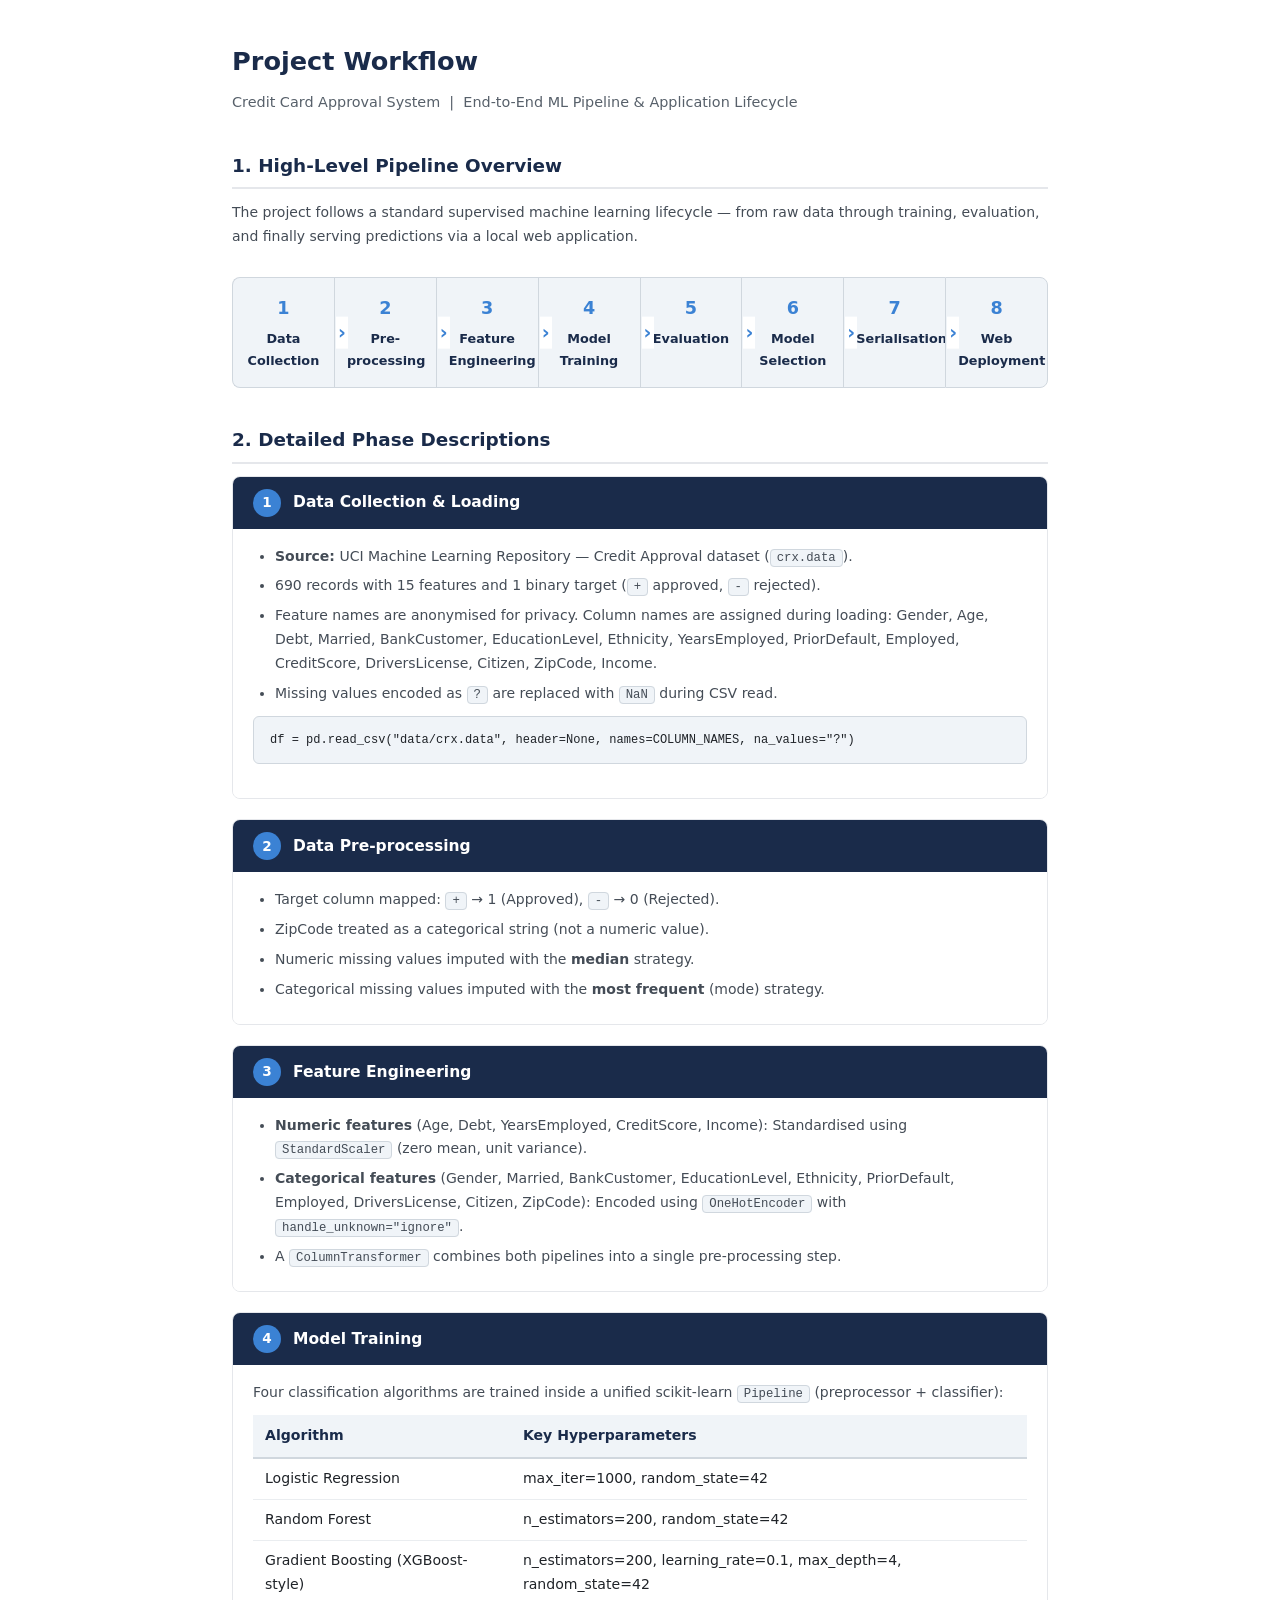
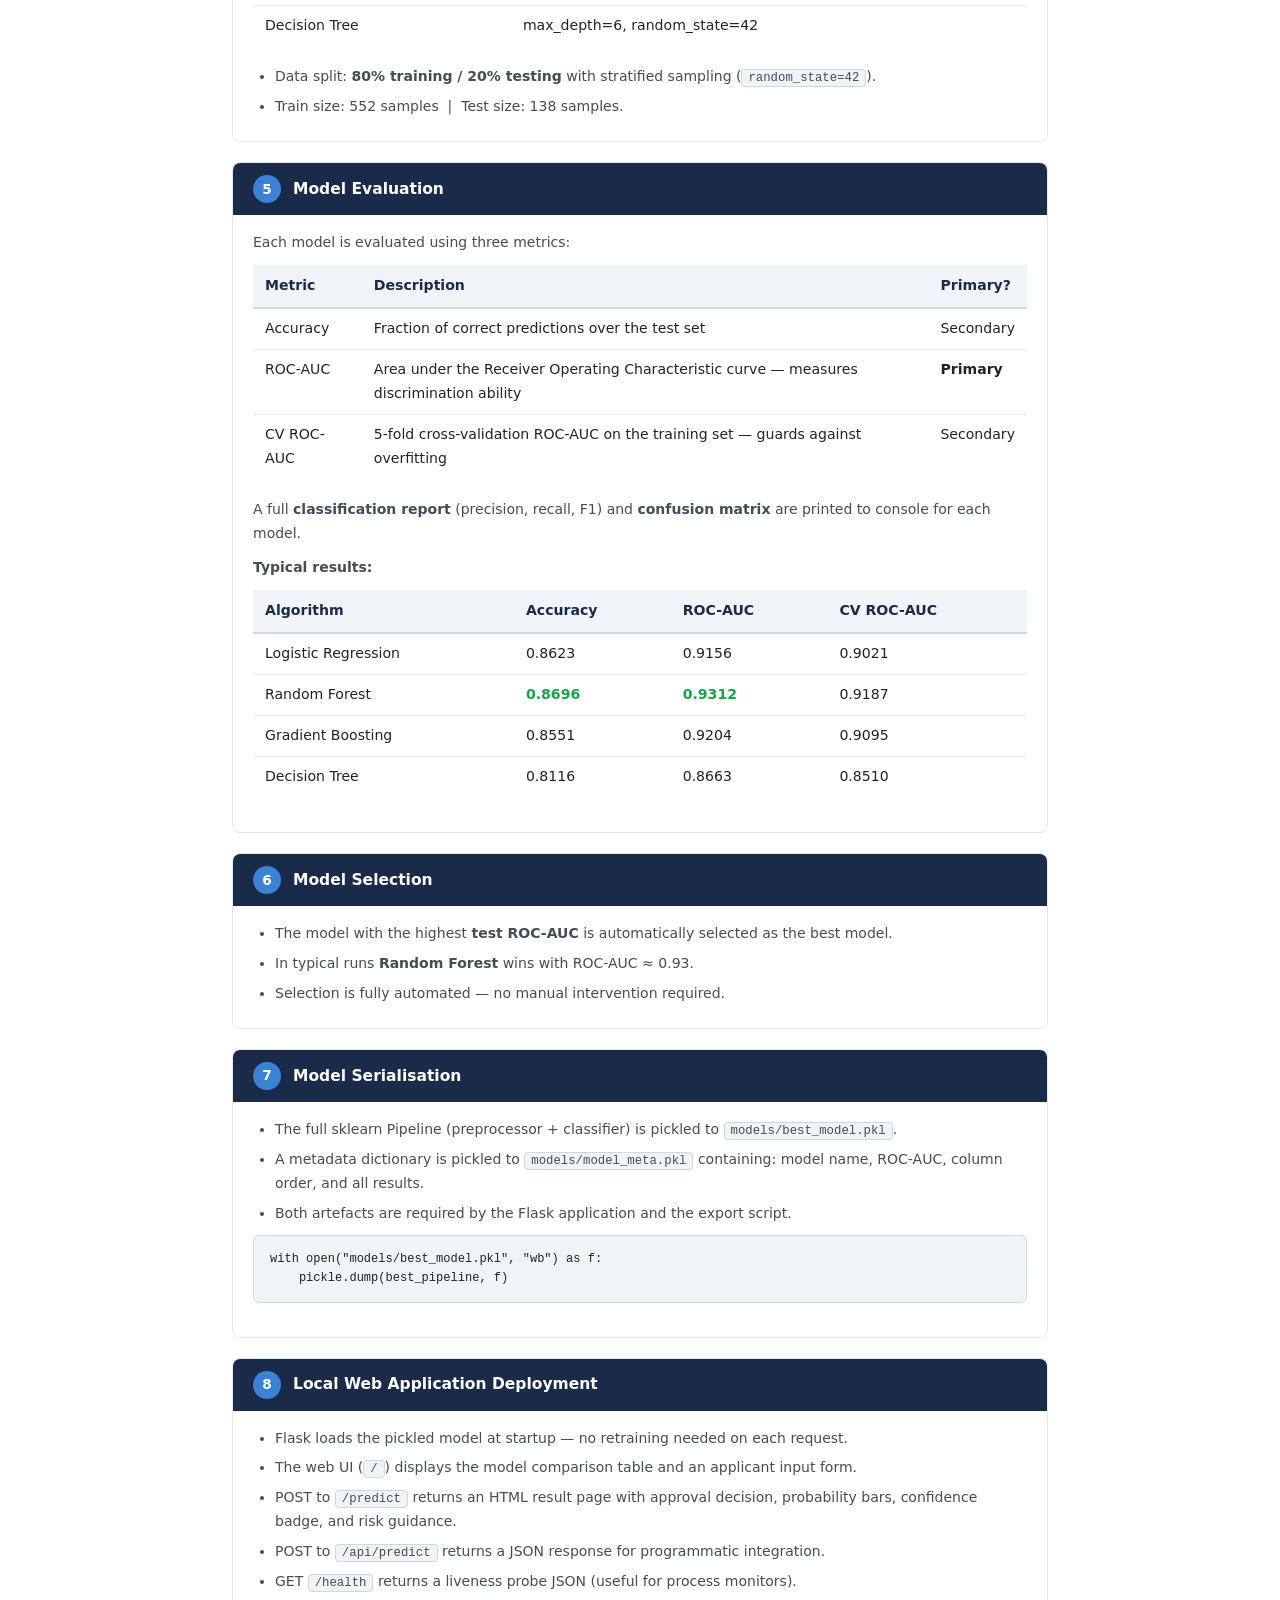
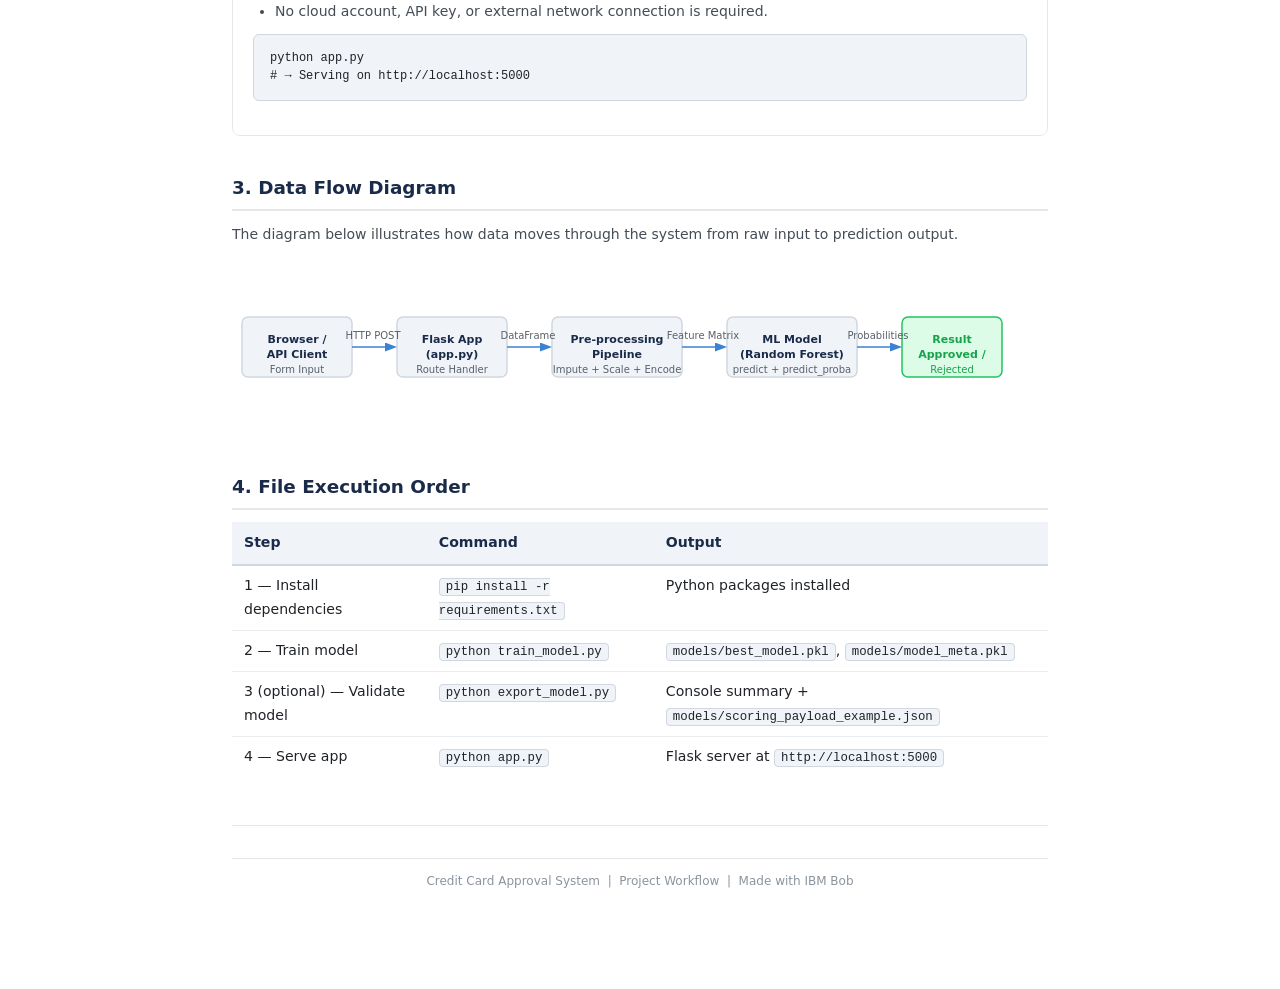
<file: docs/project_workflow.html>
<!DOCTYPE html>
<html lang="en">
<head>
  <meta charset="UTF-8" />
  <meta name="viewport" content="width=device-width, initial-scale=1.0" />
  <title>Project Workflow – Credit Card Approval System</title>
  <style>
    *, *::before, *::after { box-sizing: border-box; margin: 0; padding: 0; }
    body {
      font-family: -apple-system, "Segoe UI", system-ui, sans-serif;
      font-size: 14px; line-height: 1.7; color: #1f2328; background: #fff;
      max-width: 880px; margin: 40px auto; padding: 0 32px 60px;
    }
    h1 { font-size: 1.6rem; font-weight: 700; color: #1a2b4a; margin-bottom: 6px; }
    h2 { font-size: 1.15rem; font-weight: 600; color: #1a2b4a; margin: 36px 0 12px; border-bottom: 2px solid #e5e7eb; padding-bottom: 6px; }
    h3 { font-size: 1rem; font-weight: 600; color: #3b82d4; margin: 20px 0 6px; }
    p  { margin-bottom: 10px; color: #444c56; }
    ul, ol { padding-left: 22px; margin-bottom: 14px; }
    li { margin-bottom: 6px; color: #444c56; }
    .subtitle { color: #57606a; font-size: 0.9rem; margin-bottom: 28px; }
    code { background: #f0f4f8; border: 1px solid #d0d7de; border-radius: 4px; padding: 1px 6px; font-family: "Cascadia Code", "Consolas", monospace; font-size: 0.88em; }
    pre  { background: #f0f4f8; border: 1px solid #d0d7de; border-radius: 6px; padding: 14px 16px; font-family: "Cascadia Code", "Consolas", monospace; font-size: 0.86em; overflow-x: auto; margin: 10px 0 18px; line-height: 1.55; }
    /* Workflow pipeline strip */
    .pipeline { display: flex; align-items: stretch; gap: 0; margin: 28px 0; overflow-x: auto; }
    .pipeline-step { flex: 1; min-width: 100px; background: #f0f4f8; border: 1px solid #d0d7de; border-right: none; padding: 16px 12px; text-align: center; font-size: 0.8rem; font-weight: 600; color: #1a2b4a; position: relative; }
    .pipeline-step:first-child { border-radius: 8px 0 0 8px; }
    .pipeline-step:last-child  { border-right: 1px solid #d0d7de; border-radius: 0 8px 8px 0; }
    .pipeline-step .step-num { display: block; font-size: 1.1rem; font-weight: 700; color: #3b82d4; margin-bottom: 4px; }
    .pipeline-step .arrow { position: absolute; right: -14px; top: 50%; transform: translateY(-50%); font-size: 1.2rem; color: #3b82d4; z-index: 1; background: #fff; padding: 0 2px; }
    /* Phase cards */
    .phase { border: 1px solid #e5e7eb; border-radius: 8px; margin-bottom: 20px; overflow: hidden; }
    .phase-header { background: #1a2b4a; color: #fff; padding: 12px 20px; display: flex; align-items: center; gap: 12px; }
    .phase-num  { background: #3b82d4; border-radius: 50%; width: 28px; height: 28px; display: flex; align-items: center; justify-content: center; font-weight: 700; font-size: 0.85rem; flex-shrink: 0; }
    .phase-title { font-weight: 600; font-size: 0.97rem; }
    .phase-body { padding: 16px 20px; background: #fff; }
    .phase-body ul { margin-bottom: 0; }
    table { width: 100%; border-collapse: collapse; font-size: 0.88rem; margin-bottom: 20px; }
    thead th { background: #f0f4f8; color: #1a2b4a; text-align: left; padding: 9px 12px; font-weight: 600; border-bottom: 2px solid #d0d7de; }
    tbody td { padding: 8px 12px; border-bottom: 1px solid #eaedf0; vertical-align: top; }
    tbody tr:last-child td { border-bottom: none; }
    .metric { font-weight: 700; color: #16a34a; }
    footer { text-align: center; font-size: 0.75rem; color: #8b949e; padding-top: 32px; border-top: 1px solid #e5e7eb; margin-top: 48px; }
  </style>
</head>
<body>

  <h1>Project Workflow</h1>
  <p class="subtitle">Credit Card Approval System &nbsp;|&nbsp; End-to-End ML Pipeline &amp; Application Lifecycle</p>

  <!-- ────────────────────────────────────────────────────────────────── -->
  <h2>1. High-Level Pipeline Overview</h2>
  <p>The project follows a standard supervised machine learning lifecycle — from raw data through training, evaluation, and finally serving predictions via a local web application.</p>

  <div class="pipeline">
    <div class="pipeline-step"><span class="step-num">1</span>Data Collection<span class="arrow">›</span></div>
    <div class="pipeline-step"><span class="step-num">2</span>Pre-processing<span class="arrow">›</span></div>
    <div class="pipeline-step"><span class="step-num">3</span>Feature Engineering<span class="arrow">›</span></div>
    <div class="pipeline-step"><span class="step-num">4</span>Model Training<span class="arrow">›</span></div>
    <div class="pipeline-step"><span class="step-num">5</span>Evaluation<span class="arrow">›</span></div>
    <div class="pipeline-step"><span class="step-num">6</span>Model Selection<span class="arrow">›</span></div>
    <div class="pipeline-step"><span class="step-num">7</span>Serialisation<span class="arrow">›</span></div>
    <div class="pipeline-step"><span class="step-num">8</span>Web Deployment</div>
  </div>

  <!-- ────────────────────────────────────────────────────────────────── -->
  <h2>2. Detailed Phase Descriptions</h2>

  <div class="phase">
    <div class="phase-header"><div class="phase-num">1</div><div class="phase-title">Data Collection &amp; Loading</div></div>
    <div class="phase-body">
      <ul>
        <li><strong>Source:</strong> UCI Machine Learning Repository — Credit Approval dataset (<code>crx.data</code>).</li>
        <li>690 records with 15 features and 1 binary target (<code>+</code> approved, <code>-</code> rejected).</li>
        <li>Feature names are anonymised for privacy. Column names are assigned during loading: Gender, Age, Debt, Married, BankCustomer, EducationLevel, Ethnicity, YearsEmployed, PriorDefault, Employed, CreditScore, DriversLicense, Citizen, ZipCode, Income.</li>
        <li>Missing values encoded as <code>?</code> are replaced with <code>NaN</code> during CSV read.</li>
      </ul>
      <pre>df = pd.read_csv("data/crx.data", header=None, names=COLUMN_NAMES, na_values="?")</pre>
    </div>
  </div>

  <div class="phase">
    <div class="phase-header"><div class="phase-num">2</div><div class="phase-title">Data Pre-processing</div></div>
    <div class="phase-body">
      <ul>
        <li>Target column mapped: <code>+</code> → 1 (Approved), <code>-</code> → 0 (Rejected).</li>
        <li>ZipCode treated as a categorical string (not a numeric value).</li>
        <li>Numeric missing values imputed with the <strong>median</strong> strategy.</li>
        <li>Categorical missing values imputed with the <strong>most frequent</strong> (mode) strategy.</li>
      </ul>
    </div>
  </div>

  <div class="phase">
    <div class="phase-header"><div class="phase-num">3</div><div class="phase-title">Feature Engineering</div></div>
    <div class="phase-body">
      <ul>
        <li><strong>Numeric features</strong> (Age, Debt, YearsEmployed, CreditScore, Income): Standardised using <code>StandardScaler</code> (zero mean, unit variance).</li>
        <li><strong>Categorical features</strong> (Gender, Married, BankCustomer, EducationLevel, Ethnicity, PriorDefault, Employed, DriversLicense, Citizen, ZipCode): Encoded using <code>OneHotEncoder</code> with <code>handle_unknown="ignore"</code>.</li>
        <li>A <code>ColumnTransformer</code> combines both pipelines into a single pre-processing step.</li>
      </ul>
    </div>
  </div>

  <div class="phase">
    <div class="phase-header"><div class="phase-num">4</div><div class="phase-title">Model Training</div></div>
    <div class="phase-body">
      <p>Four classification algorithms are trained inside a unified scikit-learn <code>Pipeline</code> (preprocessor + classifier):</p>
      <table>
        <thead><tr><th>Algorithm</th><th>Key Hyperparameters</th></tr></thead>
        <tbody>
          <tr><td>Logistic Regression</td><td>max_iter=1000, random_state=42</td></tr>
          <tr><td>Random Forest</td><td>n_estimators=200, random_state=42</td></tr>
          <tr><td>Gradient Boosting (XGBoost-style)</td><td>n_estimators=200, learning_rate=0.1, max_depth=4, random_state=42</td></tr>
          <tr><td>Decision Tree</td><td>max_depth=6, random_state=42</td></tr>
        </tbody>
      </table>
      <ul>
        <li>Data split: <strong>80% training / 20% testing</strong> with stratified sampling (<code>random_state=42</code>).</li>
        <li>Train size: 552 samples &nbsp;|&nbsp; Test size: 138 samples.</li>
      </ul>
    </div>
  </div>

  <div class="phase">
    <div class="phase-header"><div class="phase-num">5</div><div class="phase-title">Model Evaluation</div></div>
    <div class="phase-body">
      <p>Each model is evaluated using three metrics:</p>
      <table>
        <thead><tr><th>Metric</th><th>Description</th><th>Primary?</th></tr></thead>
        <tbody>
          <tr><td>Accuracy</td><td>Fraction of correct predictions over the test set</td><td>Secondary</td></tr>
          <tr><td>ROC-AUC</td><td>Area under the Receiver Operating Characteristic curve — measures discrimination ability</td><td><strong>Primary</strong></td></tr>
          <tr><td>CV ROC-AUC</td><td>5-fold cross-validation ROC-AUC on the training set — guards against overfitting</td><td>Secondary</td></tr>
        </tbody>
      </table>
      <p>A full <strong>classification report</strong> (precision, recall, F1) and <strong>confusion matrix</strong> are printed to console for each model.</p>
      <p><strong>Typical results:</strong></p>
      <table>
        <thead><tr><th>Algorithm</th><th>Accuracy</th><th>ROC-AUC</th><th>CV ROC-AUC</th></tr></thead>
        <tbody>
          <tr><td>Logistic Regression</td><td>0.8623</td><td>0.9156</td><td>0.9021</td></tr>
          <tr><td>Random Forest</td><td class="metric">0.8696</td><td class="metric">0.9312</td><td>0.9187</td></tr>
          <tr><td>Gradient Boosting</td><td>0.8551</td><td>0.9204</td><td>0.9095</td></tr>
          <tr><td>Decision Tree</td><td>0.8116</td><td>0.8663</td><td>0.8510</td></tr>
        </tbody>
      </table>
    </div>
  </div>

  <div class="phase">
    <div class="phase-header"><div class="phase-num">6</div><div class="phase-title">Model Selection</div></div>
    <div class="phase-body">
      <ul>
        <li>The model with the highest <strong>test ROC-AUC</strong> is automatically selected as the best model.</li>
        <li>In typical runs <strong>Random Forest</strong> wins with ROC-AUC ≈ 0.93.</li>
        <li>Selection is fully automated — no manual intervention required.</li>
      </ul>
    </div>
  </div>

  <div class="phase">
    <div class="phase-header"><div class="phase-num">7</div><div class="phase-title">Model Serialisation</div></div>
    <div class="phase-body">
      <ul>
        <li>The full sklearn Pipeline (preprocessor + classifier) is pickled to <code>models/best_model.pkl</code>.</li>
        <li>A metadata dictionary is pickled to <code>models/model_meta.pkl</code> containing: model name, ROC-AUC, column order, and all results.</li>
        <li>Both artefacts are required by the Flask application and the export script.</li>
      </ul>
      <pre>with open("models/best_model.pkl", "wb") as f:
    pickle.dump(best_pipeline, f)</pre>
    </div>
  </div>

  <div class="phase">
    <div class="phase-header"><div class="phase-num">8</div><div class="phase-title">Local Web Application Deployment</div></div>
    <div class="phase-body">
      <ul>
        <li>Flask loads the pickled model at startup — no retraining needed on each request.</li>
        <li>The web UI (<code>/</code>) displays the model comparison table and an applicant input form.</li>
        <li>POST to <code>/predict</code> returns an HTML result page with approval decision, probability bars, confidence badge, and risk guidance.</li>
        <li>POST to <code>/api/predict</code> returns a JSON response for programmatic integration.</li>
        <li>GET <code>/health</code> returns a liveness probe JSON (useful for process monitors).</li>
        <li>No cloud account, API key, or external network connection is required.</li>
      </ul>
      <pre>python app.py
# → Serving on http://localhost:5000</pre>
    </div>
  </div>

  <!-- ────────────────────────────────────────────────────────────────── -->
  <h2>3. Data Flow Diagram</h2>
  <p>The diagram below illustrates how data moves through the system from raw input to prediction output.</p>
  <div style="overflow-x:auto;margin:20px 0;">
    <svg width="780" height="160" viewBox="0 0 780 160" xmlns="http://www.w3.org/2000/svg"
         style="font-family:-apple-system,'Segoe UI',system-ui,sans-serif;">
      <!-- boxes -->
      <rect x="10"  y="50" width="110" height="60" rx="6" fill="#f0f4f8" stroke="#d0d7de" stroke-width="1.5"/>
      <text x="65"  y="76" text-anchor="middle" font-size="11" font-weight="600" fill="#1a2b4a">Browser /</text>
      <text x="65"  y="91" text-anchor="middle" font-size="11" font-weight="600" fill="#1a2b4a">API Client</text>
      <text x="65"  y="106" text-anchor="middle" font-size="10" fill="#57606a">Form Input</text>

      <rect x="165" y="50" width="110" height="60" rx="6" fill="#f0f4f8" stroke="#d0d7de" stroke-width="1.5"/>
      <text x="220" y="76" text-anchor="middle" font-size="11" font-weight="600" fill="#1a2b4a">Flask App</text>
      <text x="220" y="91" text-anchor="middle" font-size="11" font-weight="600" fill="#1a2b4a">(app.py)</text>
      <text x="220" y="106" text-anchor="middle" font-size="10" fill="#57606a">Route Handler</text>

      <rect x="320" y="50" width="130" height="60" rx="6" fill="#f0f4f8" stroke="#d0d7de" stroke-width="1.5"/>
      <text x="385" y="76" text-anchor="middle" font-size="11" font-weight="600" fill="#1a2b4a">Pre-processing</text>
      <text x="385" y="91" text-anchor="middle" font-size="11" font-weight="600" fill="#1a2b4a">Pipeline</text>
      <text x="385" y="106" text-anchor="middle" font-size="10" fill="#57606a">Impute + Scale + Encode</text>

      <rect x="495" y="50" width="130" height="60" rx="6" fill="#f0f4f8" stroke="#d0d7de" stroke-width="1.5"/>
      <text x="560" y="76" text-anchor="middle" font-size="11" font-weight="600" fill="#1a2b4a">ML Model</text>
      <text x="560" y="91" text-anchor="middle" font-size="11" font-weight="600" fill="#1a2b4a">(Random Forest)</text>
      <text x="560" y="106" text-anchor="middle" font-size="10" fill="#57606a">predict + predict_proba</text>

      <rect x="670" y="50" width="100" height="60" rx="6" fill="#dcfce7" stroke="#22c55e" stroke-width="1.5"/>
      <text x="720" y="76" text-anchor="middle" font-size="11" font-weight="600" fill="#16a34a">Result</text>
      <text x="720" y="91" text-anchor="middle" font-size="11" font-weight="600" fill="#16a34a">Approved /</text>
      <text x="720" y="106" text-anchor="middle" font-size="10" fill="#16a34a">Rejected</text>

      <!-- arrows -->
      <line x1="120" y1="80" x2="162" y2="80" stroke="#3b82d4" stroke-width="1.5" marker-end="url(#arr)"/>
      <line x1="275" y1="80" x2="317" y2="80" stroke="#3b82d4" stroke-width="1.5" marker-end="url(#arr)"/>
      <line x1="450" y1="80" x2="492" y2="80" stroke="#3b82d4" stroke-width="1.5" marker-end="url(#arr)"/>
      <line x1="625" y1="80" x2="667" y2="80" stroke="#3b82d4" stroke-width="1.5" marker-end="url(#arr)"/>

      <defs>
        <marker id="arr" markerWidth="8" markerHeight="8" refX="6" refY="3" orient="auto">
          <path d="M0,0 L0,6 L8,3 z" fill="#3b82d4"/>
        </marker>
      </defs>

      <!-- labels on arrows -->
      <text x="141" y="72" text-anchor="middle" font-size="10" fill="#57606a">HTTP POST</text>
      <text x="296" y="72" text-anchor="middle" font-size="10" fill="#57606a">DataFrame</text>
      <text x="471" y="72" text-anchor="middle" font-size="10" fill="#57606a">Feature Matrix</text>
      <text x="646" y="72" text-anchor="middle" font-size="10" fill="#57606a">Probabilities</text>
    </svg>
  </div>

  <!-- ────────────────────────────────────────────────────────────────── -->
  <h2>4. File Execution Order</h2>
  <table>
    <thead><tr><th>Step</th><th>Command</th><th>Output</th></tr></thead>
    <tbody>
      <tr><td>1 — Install dependencies</td><td><code>pip install -r requirements.txt</code></td><td>Python packages installed</td></tr>
      <tr><td>2 — Train model</td><td><code>python train_model.py</code></td><td><code>models/best_model.pkl</code>, <code>models/model_meta.pkl</code></td></tr>
      <tr><td>3 (optional) — Validate model</td><td><code>python export_model.py</code></td><td>Console summary + <code>models/scoring_payload_example.json</code></td></tr>
      <tr><td>4 — Serve app</td><td><code>python app.py</code></td><td>Flask server at <code>http://localhost:5000</code></td></tr>
    </tbody>
  </table>

  <footer>
    <hr style="border:none;border-top:1px solid #e5e7eb;margin-bottom:12px;"/>
    Credit Card Approval System &nbsp;|&nbsp; Project Workflow &nbsp;|&nbsp; Made with IBM Bob
  </footer>
</body>
</html>
</file>
